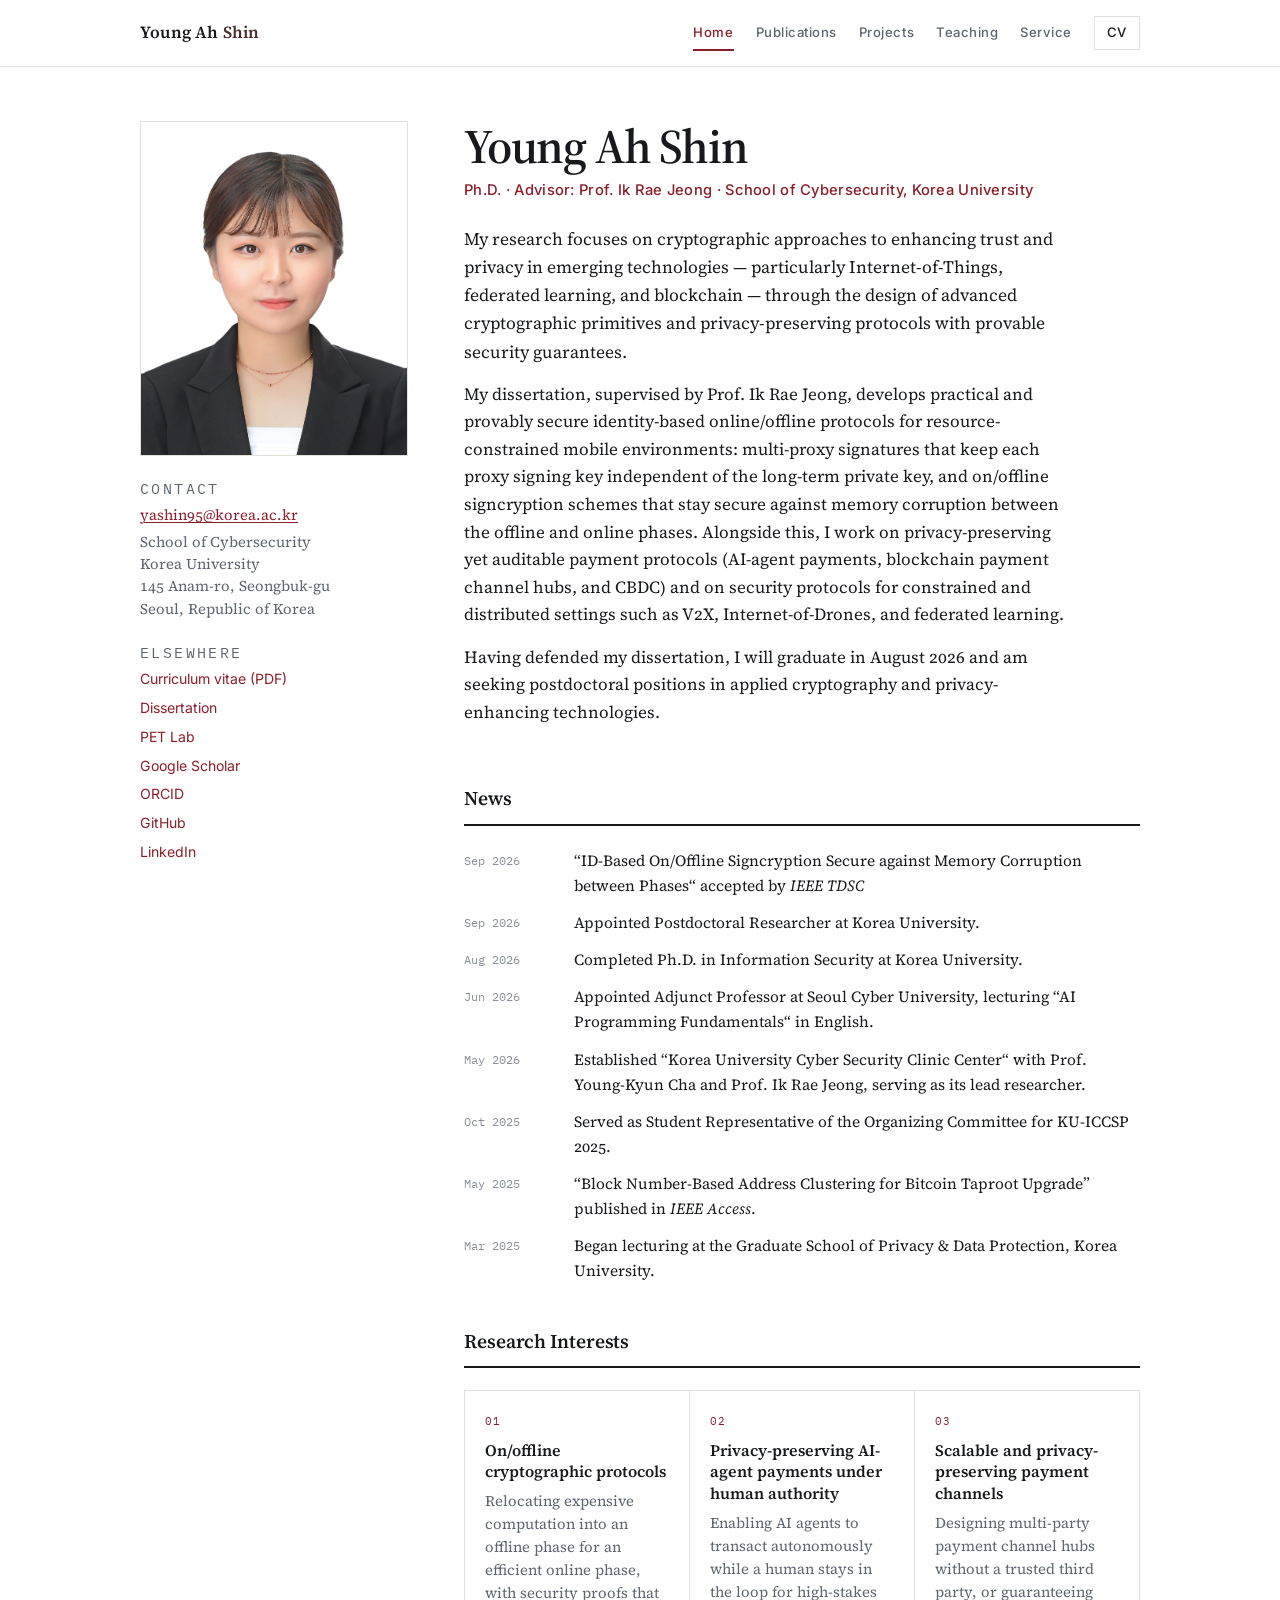
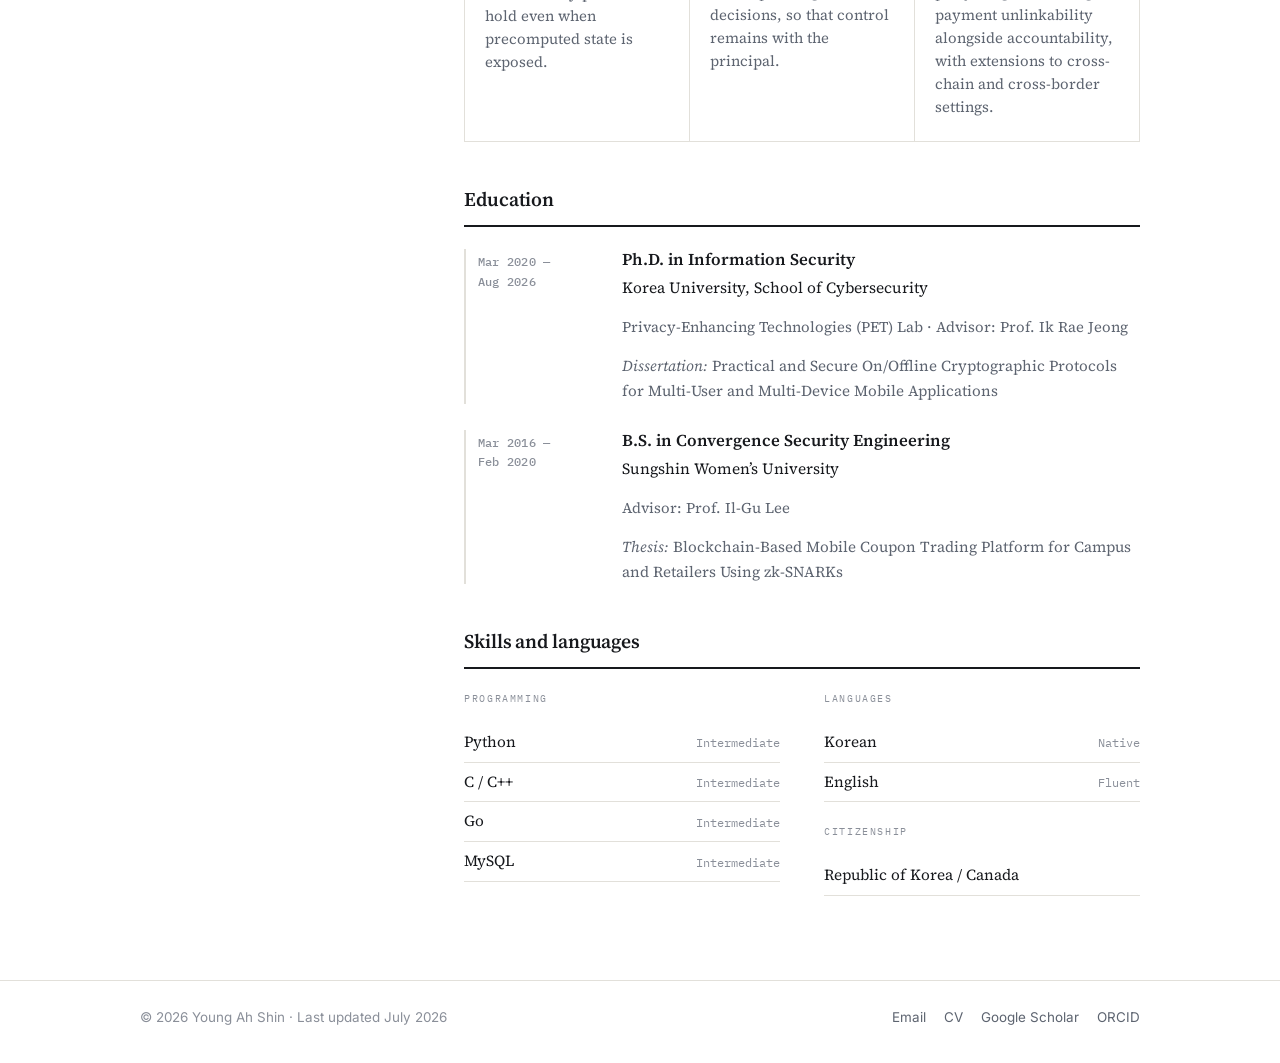
<file: index.html>
<!DOCTYPE html>
<html lang="en">

<head>
  <meta charset="UTF-8">
  <meta name="viewport" content="width=device-width, initial-scale=1.0">
  <title>Young Ah Shin — Applied Cryptography, Security and Privacy</title>
  <meta name="description"
    content="Young Ah Shin is a Ph.D. candidate at the School of Cybersecurity, Korea University, working on identity-based signatures, online/offline cryptographic protocols, and privacy-preserving blockchain payments.">
  <meta name="author" content="Young Ah Shin">
  <meta property="og:title" content="Young Ah Shin">
  <meta property="og:description"
    content="Applied cryptography, provable security, and privacy-enhancing technologies.">
  <meta property="og:type" content="profile">
  <link rel="preconnect" href="https://fonts.googleapis.com">
  <link rel="preconnect" href="https://fonts.gstatic.com" crossorigin>
  <link
    href="https://fonts.googleapis.com/css2?family=IBM+Plex+Mono:wght@400;500&family=Inter:wght@400;500;600&family=Source+Serif+4:ital,opsz,wght@0,8..60,400;0,8..60,600;1,8..60,400&display=swap"
    rel="stylesheet">
  <link rel="stylesheet" href="styles.css">
</head>

<body>
  <a class="skip" href="#main">Skip to content</a>

  <header class="site-header">
    <nav class="wrap nav" aria-label="Main">
      <a class="brand" href="index.html">Young Ah <span>Shin</span></a>
      <div class="nav-links">
        <a class="active" href="index.html">Home</a>
        <!-- <a href="research.html">Research</a> -->
        <a href="publications.html">Publications</a>
        <a href="projects.html">Projects</a>
        <a href="teaching.html">Teaching</a>
        <a href="service.html">Service</a>
        <a class="cv-link" href="Shin_CV_Fulbright_090826.pdf" target="_blank" rel="noopener">CV</a>
      </div>
    </nav>
  </header>

  <main id="main">
    <div class="wrap page">

      <div class="home-grid">

        <aside class="side">
          <div class="portrait">
            <img src="Shin.jpg" alt="Portrait of Young Ah Shin">
          </div>

          <div class="side-block">
            <p class="side-label">Contact</p>
            <p><a href="mailto:yashin95@korea.ac.kr">yashin95@korea.ac.kr</a></p>
            <p>School of Cybersecurity<br>Korea University<br>145 Anam-ro, Seongbuk-gu<br>Seoul, Republic of Korea</p>
          </div>

          <div class="side-block">
            <p class="side-label">Elsewhere</p>
            <div class="side-links">
              <a href="Shin_CV_Fulbright_090826.pdf" target="_blank" rel="noopener">Curriculum vitae (PDF)</a>
              <a href="https://dcollection.korea.ac.kr/srch/srchDetail/000000321469" target="_blank"
                rel="noopener">Dissertation </a>
              <a href="https://pet.korea.ac.kr/" target="_blank" rel="noopener">PET Lab</a>
              <a href="https://scholar.google.com/citations?user=QF94qp0AAAAJ&hl=en" target="_blank"
                rel="noopener">Google Scholar</a>
              <a href="https://orcid.org/0000-0001-7969-7143" target="_blank" rel="noopener">ORCID</a>
              <a href="https://github.com/youngkorea" target="_blank" rel="noopener">GitHub</a>
              <a href="https://www.linkedin.com/in/young-95-korea/" target="_blank" rel="noopener">LinkedIn</a>
            </div>
          </div>
        </aside>

        <div class="intro">
          <h1>Young Ah Shin</h1>
          <p class="role">Ph.D. · Advisor: Prof. Ik Rae Jeong · School of Cybersecurity, Korea University</p>

          <p class="lead">
            My research focuses on cryptographic approaches to enhancing trust and privacy in emerging technologies —
            particularly Internet-of-Things, federated learning, and blockchain — through the design of advanced
            cryptographic primitives and privacy-preserving protocols with provable security guarantees.
            <!--I design cryptographic primitives and protocols that keep systems trustworthy when
        the devices running them are weak, mobile, or partly compromised — and I prove that
        they hold.-->
          </p>

          <p>
            My dissertation, supervised by Prof. Ik Rae Jeong, develops practical and provably
            secure identity-based online/offline protocols for resource-constrained mobile
            environments: multi-proxy signatures that keep each proxy signing key independent
            of the long-term private key, and on/offline signcryption schemes that stay secure against
            memory corruption between the offline and online phases. Alongside this, I work on privacy-preserving yet
            auditable payment protocols (AI-agent payments, blockchain payment channel hubs, and CBDC) and on security
            protocols
            for constrained and distributed settings such as V2X, Internet-of-Drones, and federated learning.
          </p>

          <p>
            Having defended my dissertation, I will graduate in August 2026 and am seeking postdoctoral positions in
            applied cryptography and privacy-enhancing technologies.
          </p>

          <section class="section">
            <h2 class="section-title">News</h2>
            <ul class="news">
              <li><time datetime="2026-09">Sep 2026</time><span> &ldquo;ID-Based On/Offline Signcryption Secure against
                  Memory Corruption between Phases&ldquo; accepted by <em>IEEE TDSC</em></span></li>
              <li><time datetime="2026-09">Sep 2026</time><span>Appointed Postdoctoral Researcher at Korea
                  University.</span></li>
              <li><time datetime="2026-08">Aug 2026</time><span>Completed Ph.D. in Information Security at Korea
                  University.</span></li>
              <li><time datetime="2026-06">Jun 2026</time><span>Appointed Adjunct Professor at Seoul Cyber University,
                  lecturing &ldquo;AI Programming Fundamentals&ldquo; in English.</span></li>
              <li><time datetime="2026-05">May 2026</time><span>Established &ldquo;Korea University Cyber Security
                  Clinic Center&ldquo; with Prof. Young-Kyun Cha and Prof. Ik Rae Jeong, serving as its lead
                  researcher.</span></li>
              <li><time datetime="2025-10">Oct 2025</time><span>Served as Student Representative of the Organizing
                  Committee for KU-ICCSP 2025.</span></li>
              <li><time datetime="2025-05">May 2025</time><span>&ldquo;Block Number-Based Address Clustering for Bitcoin
                  Taproot Upgrade&rdquo; published in <em>IEEE Access</em>.</span></li>
              <li><time datetime="2025-03">Mar 2025</time><span>Began lecturing at the Graduate School of Privacy &amp;
                  Data Protection, Korea University.</span></li>
            </ul>
          </section>
          <section class="section">
            <h2 class="section-title">Research Interests</h2>
            <div class="cards">
              <article class="card">
                <span class="num">01</span>
                <h3>On/offline cryptographic protocols</h3>
                <p>Relocating expensive computation into an offline phase for an efficient online phase, with security
                  proofs that hold even when precomputed state is exposed.</p>
              </article>
              <article class="card">
                <span class="num">02</span>
                <h3>Privacy-preserving AI-agent payments under human authority</h3>
                <p>Enabling AI agents to transact autonomously while a human stays in the loop for high-stakes
                  decisions, so that control remains with the principal.</p>
              </article>
              <article class="card">
                <span class="num">03</span>
                <h3>Scalable and privacy-preserving payment channels</h3>
                <p>Designing multi-party payment channel hubs without a trusted third party, or guaranteeing payment
                  unlinkability alongside accountability, with extensions to cross-chain and cross-border settings.</p>
              </article>
            </div>
          </section>
          <!--
          <article class="card">
            <span class="num">01</span>
            <h3>Online/offline cryptographic protocols</h3>
            <p>Signatures and signcryption for mobile, multi-user, and multi-device settings, with security proofs that account for state exposure between phases.</p>
          </article>
          <article class="card">
            <span class="num">02</span>
            <h3>Private and auditable payments</h3>
            <p>Payment channel hubs and CBDC designs that reconcile transaction privacy with fine-grained, regulation-compliant auditability.</p>
          </article>
          <article class="card">
            <span class="num">03</span>
            <h3>Autonomous-agent transactions</h3>
            <p>Cryptographic authorization, user pre-approval, and selective disclosure for accountable payments between autonomous AI agents.</p>
          </article>
        -->

          <section class="section">
            <h2 class="section-title">Education</h2>
            <div class="rail-list">
              <article class="rail-item">
                <div class="rail-key">Mar 2020 —<br>Aug 2026</div>
                <div class="rail-body">
                  <h3>Ph.D. in Information Security</h3>
                  <p class="org">Korea University, School of Cybersecurity</p>
                  <p class="meta">Privacy-Enhancing Technologies (PET) Lab · Advisor: Prof. Ik Rae Jeong</p>
                  <p class="note"><em>Dissertation:</em> Practical and Secure On/Offline Cryptographic Protocols for
                    Multi-User and Multi-Device Mobile Applications</p>
                </div>
              </article>
              <article class="rail-item">
                <div class="rail-key">Mar 2016 —<br>Feb 2020</div>
                <div class="rail-body">
                  <h3>B.S. in Convergence Security Engineering</h3>
                  <p class="org">Sungshin Women&rsquo;s University</p>
                  <p class="meta">Advisor: Prof. Il-Gu Lee</p>
                  <p class="note"><em>Thesis:</em> Blockchain-Based Mobile Coupon Trading Platform for Campus and
                    Retailers Using zk-SNARKs</p>
                </div>
              </article>
            </div>
          </section>

          <section class="section">
            <h2 class="section-title">Skills and languages</h2>
            <div class="split">
              <div>
                <p class="side-label">Programming</p>
                <ul class="plain">
                  <li>Python <span>Intermediate</span></li>
                  <li>C / C++ <span>Intermediate</span></li>
                  <li>Go <span>Intermediate</span></li>
                  <li>MySQL <span>Intermediate</span></li>
                </ul>
              </div>
              <div>
                <p class="side-label">Languages</p>
                <ul class="plain">
                  <li>Korean <span>Native</span></li>
                  <li>English <span>Fluent</span></li>
                </ul>
                <p class="side-label" style="margin-top:22px">Citizenship</p>
                <ul class="plain">
                  <li>Republic of Korea / Canada</li>
                </ul>
              </div>
            </div>
            <!--
        <div class="callout">
          <p>References are available on request.</p>
        </div>
        -->
          </section>

        </div>
      </div>

    </div>
  </main>

  <footer>
    <div class="wrap footer-row">
      <span>© 2026 Young Ah Shin · Last updated July 2026</span>
      <div class="footer-links">
        <a href="mailto:yashin95@korea.ac.kr">Email</a>
        <a href="Shin_CV_Fulbright_090826.pdf" target="_blank" rel="noopener">CV</a>
        <a href="https://scholar.google.com/citations?user=QF94qp0AAAAJ&hl=en" target="_blank" rel="noopener">Google
          Scholar</a>
        <a href="https://orcid.org/0000-0001-7969-7143" target="_blank" rel="noopener">ORCID</a>
      </div>
    </div>
  </footer>
</body>

</html>
</file>
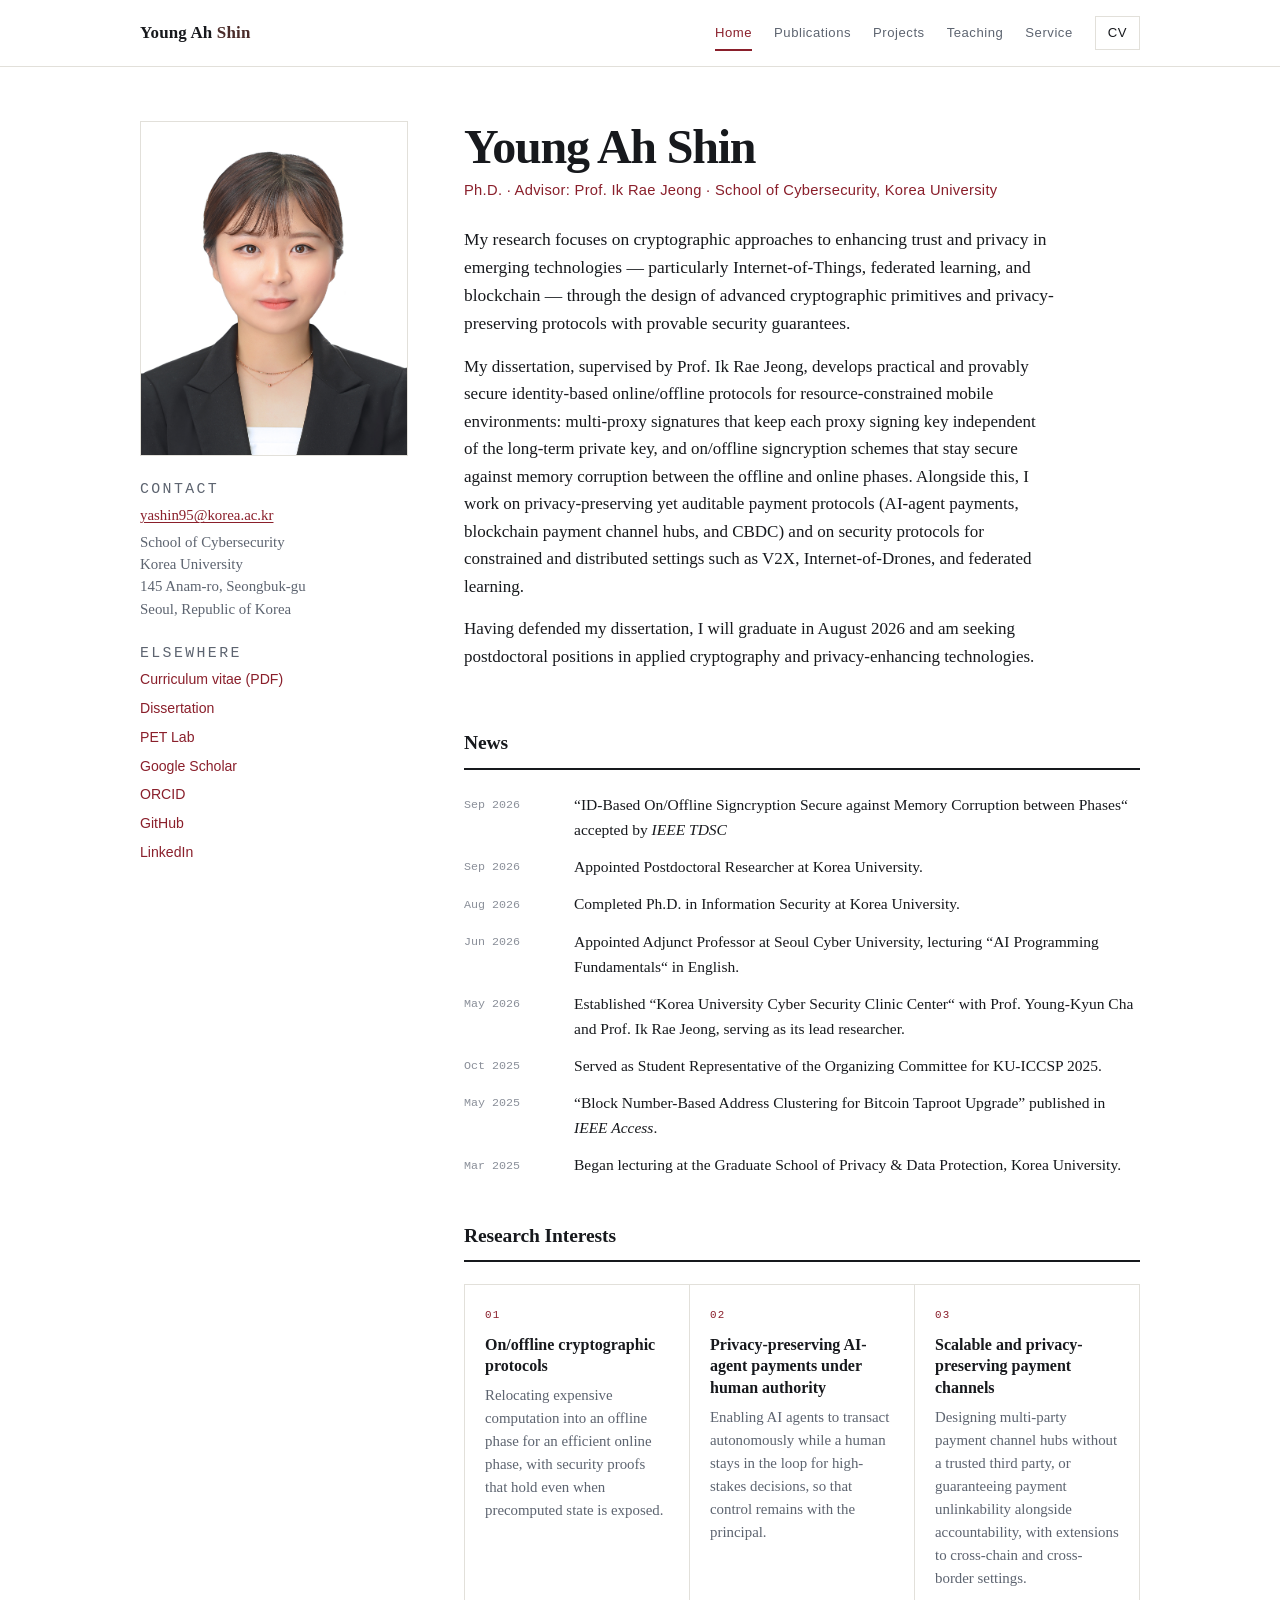
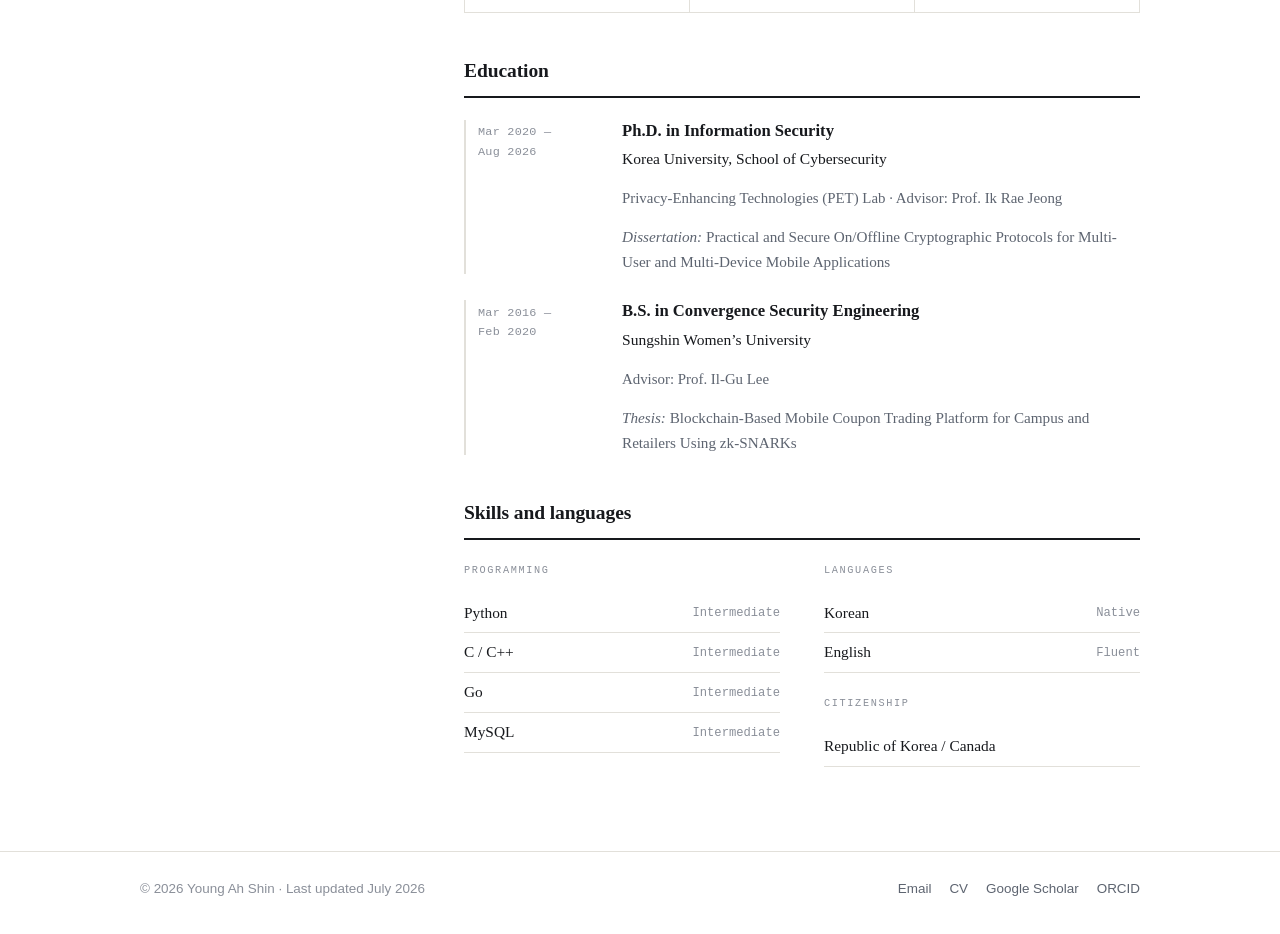
<file: about.html>
<!DOCTYPE html>
<html lang="en">
<head>
<meta charset="UTF-8">
<title>Redirecting | Young Ah Shin</title>
<meta http-equiv="refresh" content="0; url=index.html">
<link rel="canonical" href="index.html">
<meta name="robots" content="noindex">
</head>
<body>
<p>This page has moved. <a href="index.html">Continue to the homepage</a>.</p>
</body>
</html>
</file>
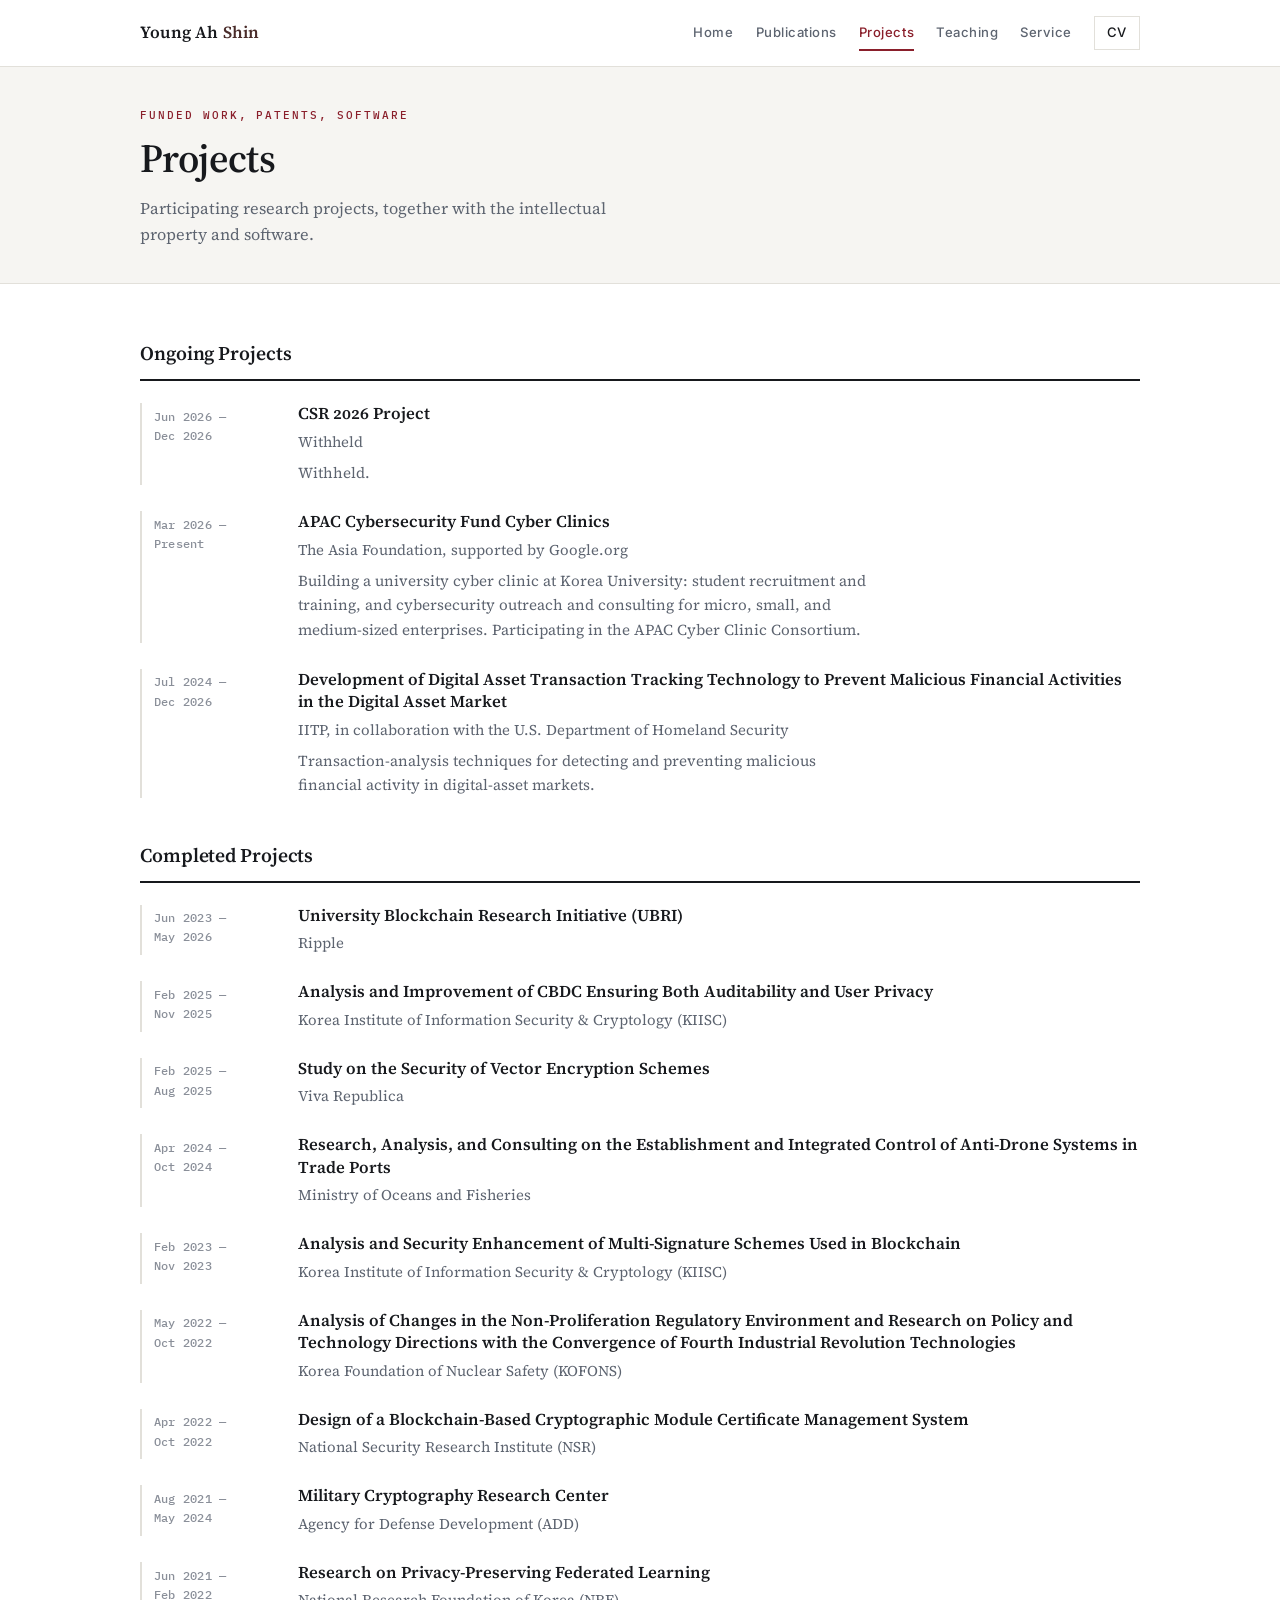
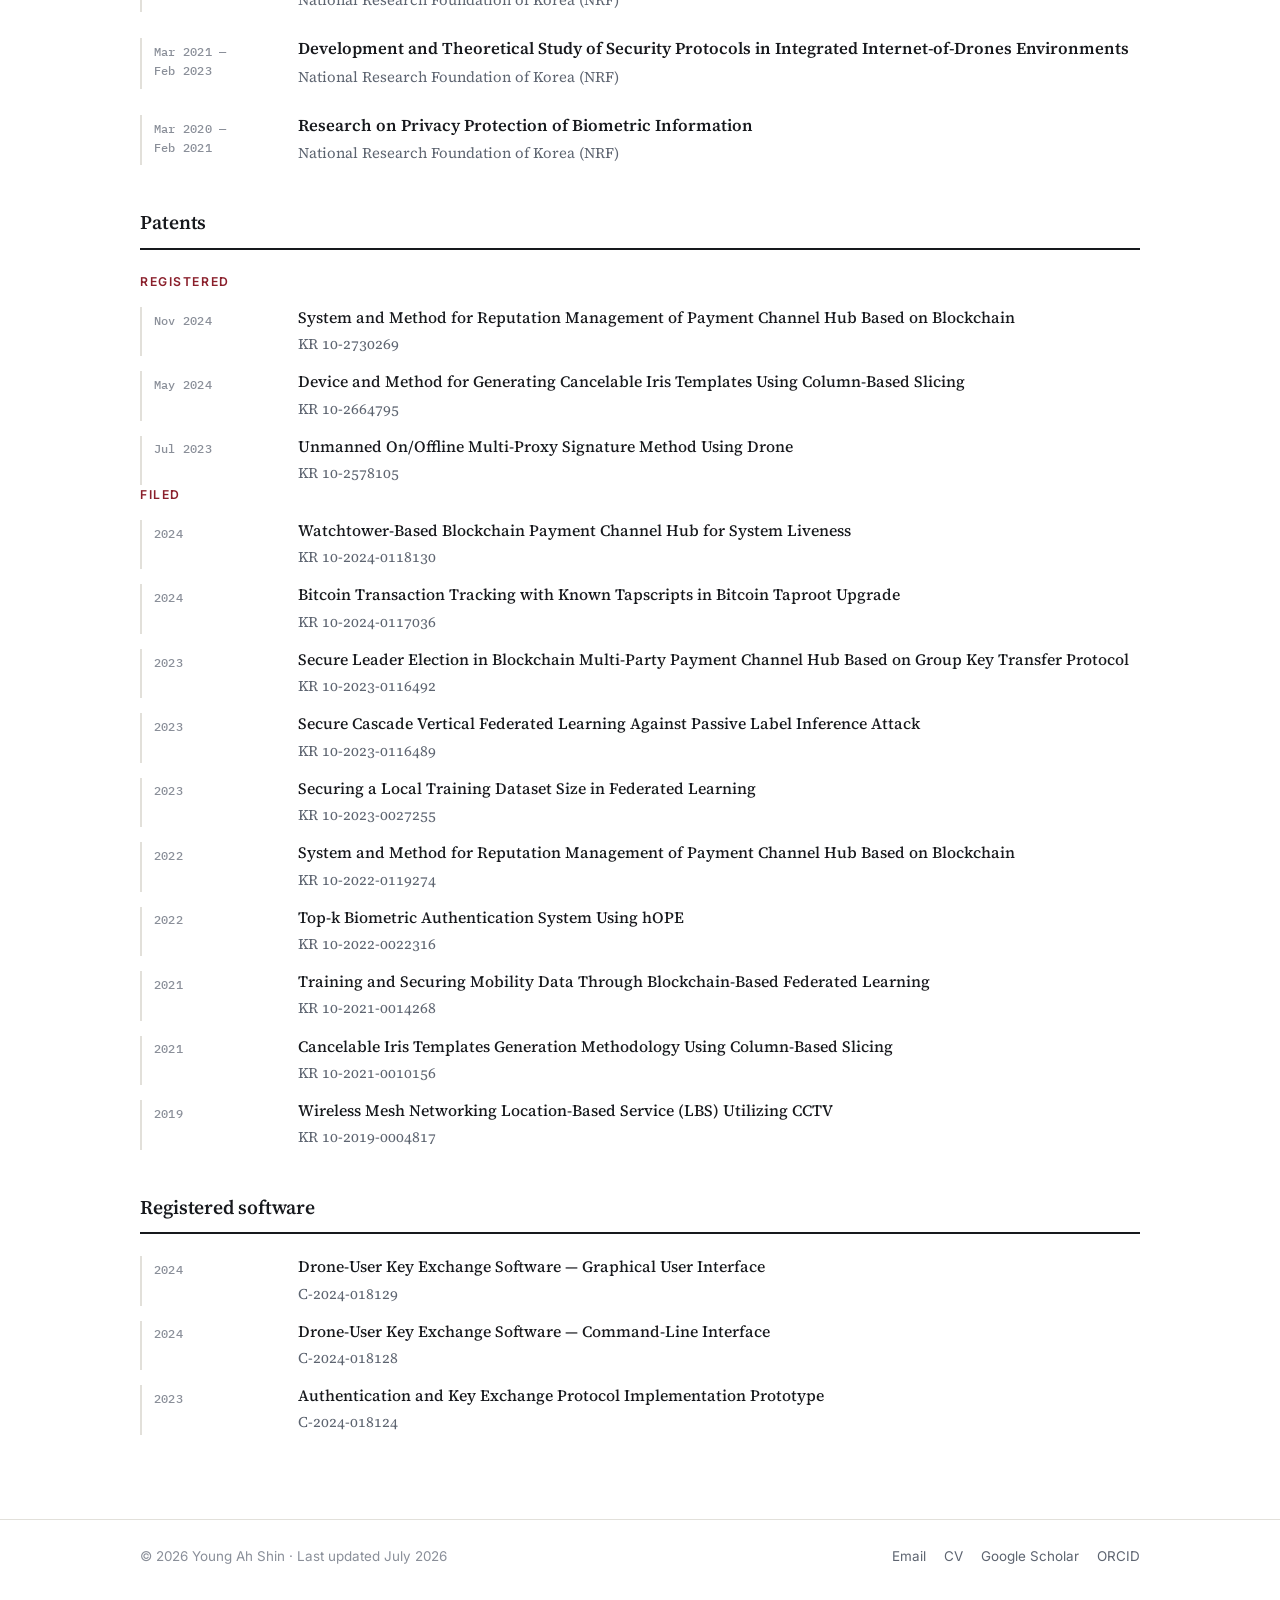
<file: projects.html>
<!DOCTYPE html>
<html lang="en">
<head>
<meta charset="UTF-8">
<meta name="viewport" content="width=device-width, initial-scale=1.0">
<title>Projects | Young Ah Shin</title>
<meta name="description" content="Funded research projects, patents, and registered software of Young Ah Shin.">
<link rel="preconnect" href="https://fonts.googleapis.com">
<link rel="preconnect" href="https://fonts.gstatic.com" crossorigin>
<link href="https://fonts.googleapis.com/css2?family=IBM+Plex+Mono:wght@400;500&family=Inter:wght@400;500;600&family=Source+Serif+4:ital,opsz,wght@0,8..60,400;0,8..60,600;1,8..60,400&display=swap" rel="stylesheet">
<link rel="stylesheet" href="styles.css">
</head>
<body>
<a class="skip" href="#main">Skip to content</a>

<header class="site-header">
  <nav class="wrap nav" aria-label="Main">
    <a class="brand" href="index.html">Young Ah <span>Shin</span></a>
    <div class="nav-links">
      <a href="index.html">Home</a>
      <!--<a href="research.html">Research</a>-->
      <a href="publications.html">Publications</a>
      <a class="active" href="projects.html">Projects</a>
      <a href="teaching.html">Teaching</a>
      <a href="service.html">Service</a>
      <a class="cv-link" href="Shin_CV_Fulbright_090826.pdf" target="_blank" rel="noopener">CV</a>
    </div>
  </nav>
</header>

<div class="banner">
  <div class="wrap">
    <p class="eyebrow">Funded work, patents, software</p>
    <h1>Projects</h1>
    <p class="lede">
      Participating research projects, together with the intellectual property and software.
    </p>
  </div>
</div>

<main id="main">
<div class="wrap page">

  <section class="section">
    <h2 class="section-title">Ongoing Projects</h2>
    <div class="rail-list">

      <article class="rail-item">
        <div class="rail-key">Jun 2026 —<br>Dec 2026</div>
        <div class="rail-body">
          <h3>CSR 2026 Project</h3>
          <p class="meta">Withheld</p>
          <p class="note">
            Withheld.
          </p>
        </div>
      </article>

      <article class="rail-item">
        <div class="rail-key">Mar 2026 —<br>Present</div>
        <div class="rail-body">
          <h3>APAC Cybersecurity Fund Cyber Clinics</h3>
          <p class="meta">The Asia Foundation, supported by Google.org</p>
          <p class="note">
            Building a university cyber clinic at Korea University: student recruitment and training, and cybersecurity outreach and consulting for micro, small, and medium-sized enterprises. Participating in the APAC Cyber Clinic Consortium.
          </p>
        </div>
      </article>

      <article class="rail-item">
        <div class="rail-key">Jul 2024 —<br>Dec 2026</div>
        <div class="rail-body">
          <h3>Development of Digital Asset Transaction Tracking Technology to Prevent Malicious Financial Activities in the Digital Asset Market</h3>
          <p class="meta">IITP, in collaboration with the U.S. Department of Homeland Security</p>
          <p class="note">
            Transaction-analysis techniques for detecting and preventing malicious financial
            activity in digital-asset markets.
          </p>
        </div>
      </article>
    </div>
  </section>

  <section class="section">
    <h2 class="section-title">Completed Projects</h2>
    <div class="rail-list">

      <article class="rail-item">
        <div class="rail-key">Jun 2023 —<br>May 2026</div>
        <div class="rail-body">
          <h3>University Blockchain Research Initiative (UBRI)</h3>
          <p class="meta">Ripple</p>
          <!--<p class="note">
            Blockchain-security research under a UBRI grant, operation of a Ripple validator
            node, management of the Blockchain Security Research Center at Korea University,
            and participation in the XRP Ledger ecosystem including APEX 2025.
          </p>-->
        </div>
      </article>

      <article class="rail-item">
        <div class="rail-key">Feb 2025 —<br>Nov 2025</div>
        <div class="rail-body">
          <h3>Analysis and Improvement of CBDC Ensuring Both Auditability and User Privacy</h3>
          <p class="meta">Korea Institute of Information Security &amp; Cryptology (KIISC)</p>
        </div>
      </article>

      <article class="rail-item">
        <div class="rail-key">Feb 2025 —<br>Aug 2025</div>
        <div class="rail-body">
          <h3>Study on the Security of Vector Encryption Schemes</h3>
          <p class="meta">Viva Republica</p>
        </div>
      </article>

      <article class="rail-item">
        <div class="rail-key">Apr 2024 —<br>Oct 2024</div>
        <div class="rail-body">
          <h3>Research, Analysis, and Consulting on the Establishment and Integrated Control of Anti-Drone Systems in Trade Ports</h3>
          <p class="meta">Ministry of Oceans and Fisheries</p>
        </div>
      </article>

      <article class="rail-item">
        <div class="rail-key">Feb 2023 —<br>Nov 2023</div>
        <div class="rail-body">
          <h3>Analysis and Security Enhancement of Multi-Signature Schemes Used in Blockchain</h3>
          <p class="meta">Korea Institute of Information Security &amp; Cryptology (KIISC)</p>
        </div>
      </article>

      <article class="rail-item">
        <div class="rail-key">May 2022 —<br>Oct 2022</div>
        <div class="rail-body">
          <h3>Analysis of Changes in the Non-Proliferation Regulatory Environment and Research on Policy and Technology Directions with the Convergence of Fourth Industrial Revolution Technologies</h3>
          <p class="meta">Korea Foundation of Nuclear Safety (KOFONS)</p>
        </div>
      </article>

      <article class="rail-item">
        <div class="rail-key">Apr 2022 —<br>Oct 2022</div>
        <div class="rail-body">
          <h3>Design of a Blockchain-Based Cryptographic Module Certificate Management System</h3>
          <p class="meta">National Security Research Institute (NSR)</p>
        </div>
      </article>

      <article class="rail-item">
        <div class="rail-key">Aug 2021 —<br>May 2024</div>
        <div class="rail-body">
          <h3>Military Cryptography Research Center</h3>
          <p class="meta">Agency for Defense Development (ADD)</p>
        </div>
      </article>

      <article class="rail-item">
        <div class="rail-key">Jun 2021 —<br>Feb 2022</div>
        <div class="rail-body">
          <h3>Research on Privacy-Preserving Federated Learning</h3>
          <p class="meta">National Research Foundation of Korea (NRF)</p>
        </div>
      </article>

      <article class="rail-item">
        <div class="rail-key">Mar 2021 —<br>Feb 2023</div>
        <div class="rail-body">
          <h3>Development and Theoretical Study of Security Protocols in Integrated Internet-of-Drones Environments</h3>
          <p class="meta">National Research Foundation of Korea (NRF)</p>
        </div>
      </article>

      <article class="rail-item">
        <div class="rail-key">Mar 2020 —<br>Feb 2021</div>
        <div class="rail-body">
          <h3>Research on Privacy Protection of Biometric Information</h3>
          <p class="meta">National Research Foundation of Korea (NRF)</p>
        </div>
      </article>

    </div>
  </section>

  <section class="section">
    <h2 class="section-title">Patents</h2>

    <p class="section-sub">Registered</p>
    <div class="rail-list tight">
      <article class="rail-item">
        <div class="rail-key">Nov 2024</div>
        <div class="rail-body">
          <h3>System and Method for Reputation Management of Payment Channel Hub Based on Blockchain</h3>
          <p class="meta">KR 10-2730269</p>
        </div>
      </article>
      <article class="rail-item">
        <div class="rail-key">May 2024</div>
        <div class="rail-body">
          <h3>Device and Method for Generating Cancelable Iris Templates Using Column-Based Slicing</h3>
          <p class="meta">KR 10-2664795</p>
        </div>
      </article>
      <article class="rail-item">
        <div class="rail-key">Jul 2023</div>
        <div class="rail-body">
          <h3>Unmanned On/Offline Multi-Proxy Signature Method Using Drone</h3>
          <p class="meta">KR 10-2578105</p>
        </div>
      </article>
    </div>

    <p class="section-sub">Filed</p>
    <div class="rail-list tight">
      <article class="rail-item">
        <div class="rail-key">2024</div>
        <div class="rail-body">
          <h3>Watchtower-Based Blockchain Payment Channel Hub for System Liveness</h3>
          <p class="meta">KR 10-2024-0118130</p>
        </div>
      </article>
      <article class="rail-item">
        <div class="rail-key">2024</div>
        <div class="rail-body">
          <h3>Bitcoin Transaction Tracking with Known Tapscripts in Bitcoin Taproot Upgrade</h3>
          <p class="meta">KR 10-2024-0117036</p>
        </div>
      </article>
      <article class="rail-item">
        <div class="rail-key">2023</div>
        <div class="rail-body">
          <h3>Secure Leader Election in Blockchain Multi-Party Payment Channel Hub Based on Group Key Transfer Protocol</h3>
          <p class="meta">KR 10-2023-0116492</p>
        </div>
      </article>
      <article class="rail-item">
        <div class="rail-key">2023</div>
        <div class="rail-body">
          <h3>Secure Cascade Vertical Federated Learning Against Passive Label Inference Attack</h3>
          <p class="meta">KR 10-2023-0116489</p>
        </div>
      </article>
      <article class="rail-item">
        <div class="rail-key">2023</div>
        <div class="rail-body">
          <h3>Securing a Local Training Dataset Size in Federated Learning</h3>
          <p class="meta">KR 10-2023-0027255</p>
        </div>
      </article>
      <article class="rail-item">
        <div class="rail-key">2022</div>
        <div class="rail-body">
          <h3>System and Method for Reputation Management of Payment Channel Hub Based on Blockchain</h3>
          <p class="meta">KR 10-2022-0119274</p>
        </div>
      </article>
      <article class="rail-item">
        <div class="rail-key">2022</div>
        <div class="rail-body">
          <h3>Top-k Biometric Authentication System Using hOPE</h3>
          <p class="meta">KR 10-2022-0022316</p>
        </div>
      </article>
      <article class="rail-item">
        <div class="rail-key">2021</div>
        <div class="rail-body">
          <h3>Training and Securing Mobility Data Through Blockchain-Based Federated Learning</h3>
          <p class="meta">KR 10-2021-0014268</p>
        </div>
      </article>
      <article class="rail-item">
        <div class="rail-key">2021</div>
        <div class="rail-body">
          <h3>Cancelable Iris Templates Generation Methodology Using Column-Based Slicing</h3>
          <p class="meta">KR 10-2021-0010156</p>
        </div>
      </article>
      <article class="rail-item">
        <div class="rail-key">2019</div>
        <div class="rail-body">
          <h3>Wireless Mesh Networking Location-Based Service (LBS) Utilizing CCTV</h3>
          <p class="meta">KR 10-2019-0004817</p>
        </div>
      </article>
    </div>
  </section>

  <section class="section">
    <h2 class="section-title">Registered software</h2>
    <div class="rail-list tight">
      <article class="rail-item">
        <div class="rail-key">2024</div>
        <div class="rail-body">
          <h3>Drone-User Key Exchange Software — Graphical User Interface</h3>
          <p class="meta">C-2024-018129</p>
        </div>
      </article>
      <article class="rail-item">
        <div class="rail-key">2024</div>
        <div class="rail-body">
          <h3>Drone-User Key Exchange Software — Command-Line Interface</h3>
          <p class="meta">C-2024-018128</p>
        </div>
      </article>
      <article class="rail-item">
        <div class="rail-key">2023</div>
        <div class="rail-body">
          <h3>Authentication and Key Exchange Protocol Implementation Prototype</h3>
          <p class="meta">C-2024-018124</p>
        </div>
      </article>
    </div>
  </section>

</div>
</main>

<footer>
  <div class="wrap footer-row">
    <span>© 2026 Young Ah Shin · Last updated July 2026</span>
    <div class="footer-links">
      <a href="mailto:yashin95@korea.ac.kr">Email</a>
      <a href="Shin_CV_Jun2026.pdf" target="_blank" rel="noopener">CV</a>
      <a href="https://scholar.google.com/citations?user=QF94qp0AAAAJ&hl=en" target="_blank" rel="noopener">Google Scholar</a>
      <a href="https://orcid.org/0000-0001-7969-7143" target="_blank" rel="noopener">ORCID</a>
    </div>
  </div>
</footer>
</body>
</html>
</file>
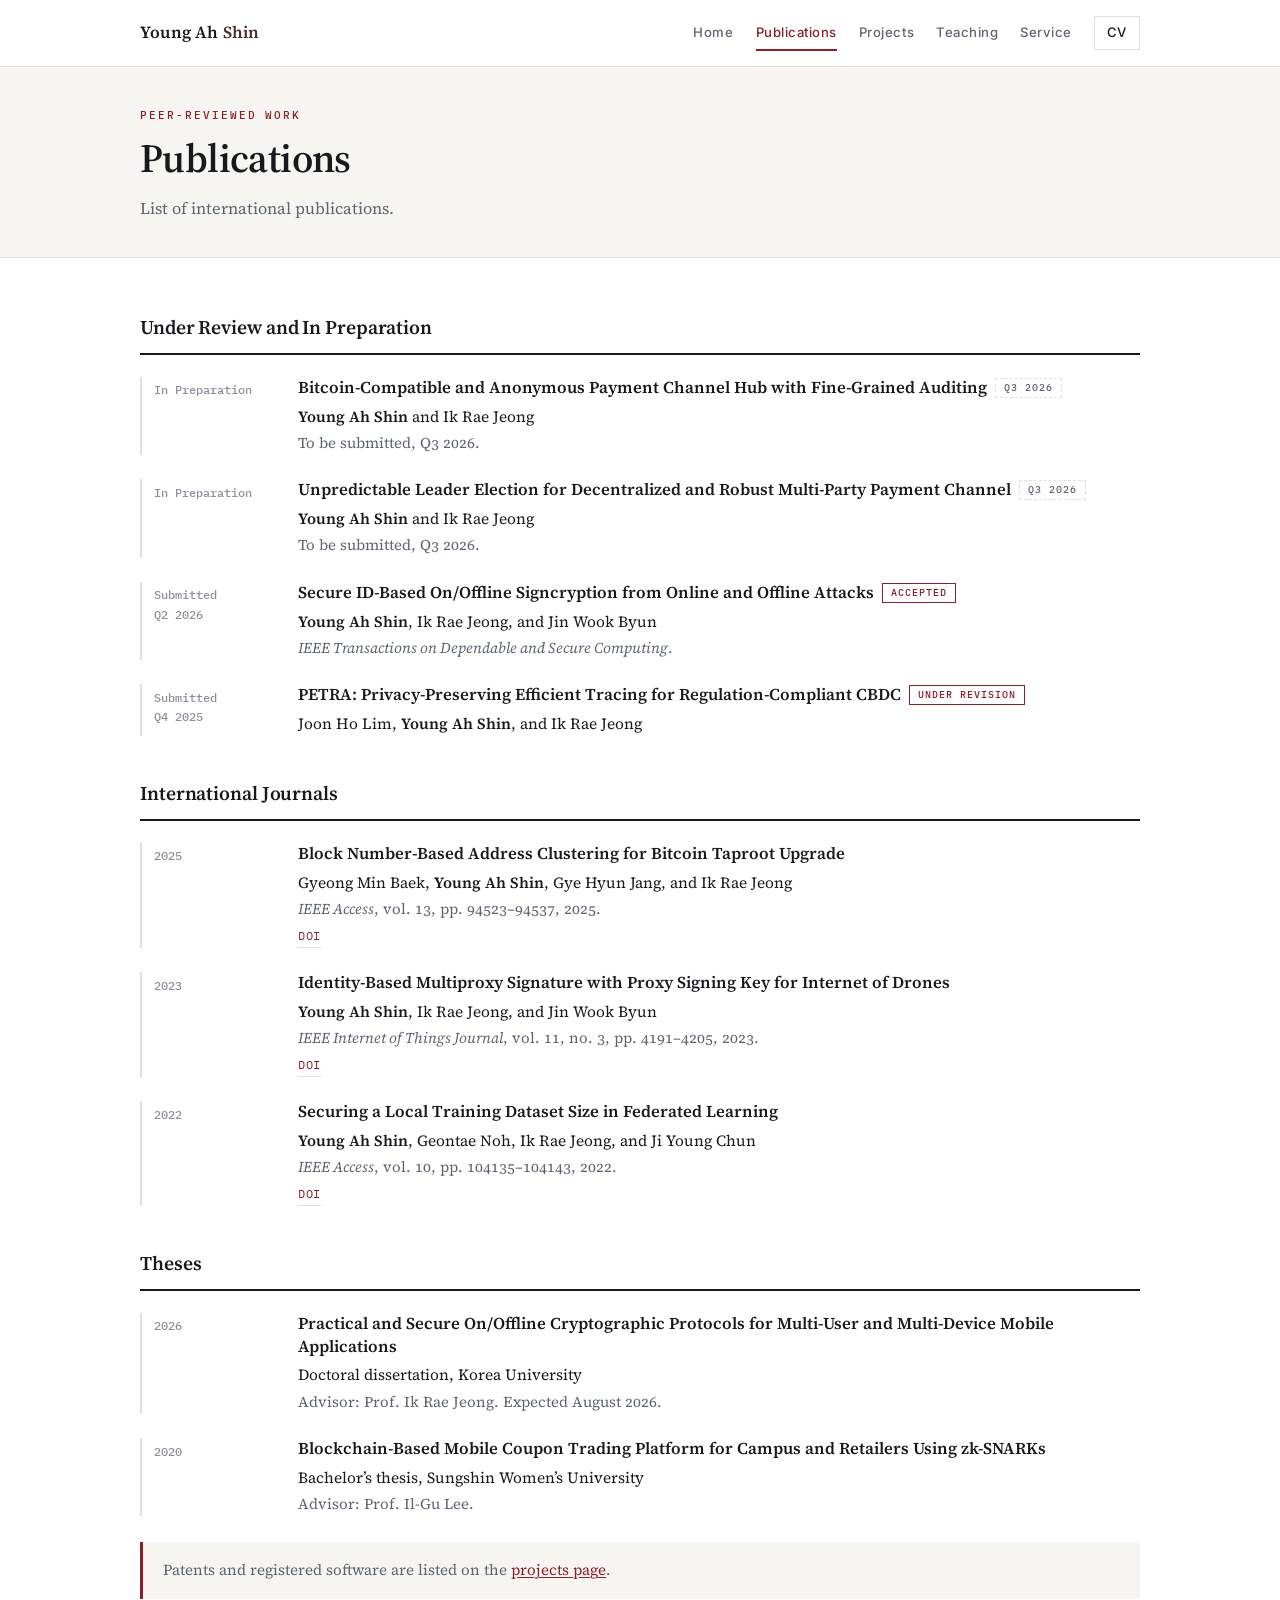
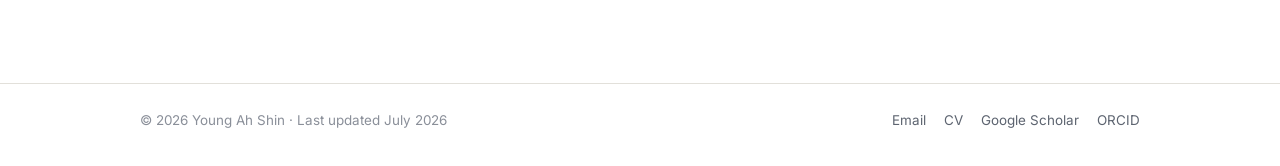
<file: publications.html>
<!DOCTYPE html>
<html lang="en">

<head>
  <meta charset="UTF-8">
  <meta name="viewport" content="width=device-width, initial-scale=1.0">
  <title>Publications | Young Ah Shin</title>
  <meta name="description" content="Journal articles and manuscripts under review by Young Ah Shin.">
  <link rel="preconnect" href="https://fonts.googleapis.com">
  <link rel="preconnect" href="https://fonts.gstatic.com" crossorigin>
  <link
    href="https://fonts.googleapis.com/css2?family=IBM+Plex+Mono:wght@400;500&family=Inter:wght@400;500;600&family=Source+Serif+4:ital,opsz,wght@0,8..60,400;0,8..60,600;1,8..60,400&display=swap"
    rel="stylesheet">
  <link rel="stylesheet" href="styles.css">
</head>

<body>
  <a class="skip" href="#main">Skip to content</a>

  <header class="site-header">
    <nav class="wrap nav" aria-label="Main">
      <a class="brand" href="index.html">Young Ah <span>Shin</span></a>
      <div class="nav-links">
        <a href="index.html">Home</a>
        <!--<a href="research.html">Research</a>-->
        <a class="active" href="publications.html">Publications</a>
        <a href="projects.html">Projects</a>
        <a href="teaching.html">Teaching</a>
        <a href="service.html">Service</a>
        <a class="cv-link" href="Shin_CV_Fulbright_090826.pdf" target="_blank" rel="noopener">CV</a>
      </div>
    </nav>
  </header>

  <div class="banner">
    <div class="wrap">
      <p class="eyebrow">Peer-reviewed work</p>
      <h1>Publications</h1>
      <p class="lede">
        List of international publications.
      </p>
    </div>
  </div>

  <main id="main">
    <div class="wrap page">

      <section class="section">
        <h2 class="section-title">Under Review and In Preparation</h2>
        <ol class="pub-list">
          <li class="pub">
            <div class="pub-key">In Preparation</div>
            <div>
              <span class="pub-title">Bitcoin-Compatible and Anonymous Payment Channel Hub with Fine-Grained
                Auditing<span class="tag progress">Q3 2026</span></span>
              <span class="pub-authors"><strong>Young Ah Shin</strong> and Ik Rae Jeong</span>
              <span class="pub-venue">To be submitted, Q3 2026.</span>
            </div>
          </li>
          <li class="pub">
            <div class="pub-key">In Preparation</div>
            <div>
              <span class="pub-title">Unpredictable Leader Election for Decentralized and Robust Multi-Party Payment
                Channel<span class="tag progress">Q3 2026</span></span>
              <span class="pub-authors"><strong>Young Ah Shin</strong> and Ik Rae Jeong</span>
              <span class="pub-venue">To be submitted, Q3 2026.</span>
            </div>
          </li>
          <li class="pub">
            <div class="pub-key">Submitted<br>Q2 2026</div>
            <div>
              <span class="pub-title">Secure ID-Based On/Offline Signcryption from Online and Offline Attacks<span
                  class="tag review">ACCEPTED</span></span>
              <span class="pub-authors"><strong>Young Ah Shin</strong>, Ik Rae Jeong, and Jin Wook Byun</span>
              <span class="pub-venue"><em>IEEE Transactions on Dependable and Secure Computing</em>.</span>
            </div>
          </li>
          <li class="pub">
            <div class="pub-key">Submitted<br>Q4 2025</div>
            <div>
              <span class="pub-title">PETRA: Privacy-Preserving Efficient Tracing for Regulation-Compliant CBDC<span
                  class="tag review">Under revision</span></span>
              <span class="pub-authors">Joon Ho Lim, <strong>Young Ah Shin</strong>, and Ik Rae Jeong</span>
              <!--<span class="pub-venue"><em></em></span>-->
            </div>
          </li>
        </ol>
      </section>

      <section class="section">
        <h2 class="section-title">International Journals</h2>
        <ol class="pub-list">
          <li class="pub">
            <div class="pub-key">2025</div>
            <div>
              <span class="pub-title">Block Number-Based Address Clustering for Bitcoin Taproot Upgrade</span>
              <span class="pub-authors">Gyeong Min Baek, <strong>Young Ah Shin</strong>, Gye Hyun Jang, and Ik Rae
                Jeong</span>
              <span class="pub-venue"><em>IEEE Access</em>, vol. 13, pp. 94523&ndash;94537, 2025.</span>
              <span class="pub-links">
                <a href="https://doi.org/10.1109/ACCESS.2025.3570459" target="_blank" rel="noopener">DOI</a>
              </span>
            </div>
          </li>
          <li class="pub">
            <div class="pub-key">2023</div>
            <div>
              <span class="pub-title">Identity-Based Multiproxy Signature with Proxy Signing Key for Internet of
                Drones</span>
              <span class="pub-authors"><strong>Young Ah Shin</strong>, Ik Rae Jeong, and Jin Wook Byun</span>
              <span class="pub-venue"><em>IEEE Internet of Things Journal</em>, vol. 11, no. 3, pp. 4191&ndash;4205,
                2023.</span>
              <span class="pub-links">
                <a href="https://doi.org/10.1109/JIOT.2023.3300299" target="_blank" rel="noopener">DOI</a>
              </span>
            </div>
          </li>
          <li class="pub">
            <div class="pub-key">2022</div>
            <div>
              <span class="pub-title">Securing a Local Training Dataset Size in Federated Learning</span>
              <span class="pub-authors"><strong>Young Ah Shin</strong>, Geontae Noh, Ik Rae Jeong, and Ji Young
                Chun</span>
              <span class="pub-venue"><em>IEEE Access</em>, vol. 10, pp. 104135&ndash;104143, 2022.</span>
              <span class="pub-links">
                <a href="https://doi.org/10.1109/ACCESS.2022.3210702" target="_blank" rel="noopener">DOI</a>
              </span>
            </div>
          </li>
        </ol>
      </section>

      <section class="section">
        <h2 class="section-title">Theses</h2>
        <ol class="pub-list">
          <li class="pub">
            <div class="pub-key">2026</div>
            <div>
              <span class="pub-title">Practical and Secure On/Offline Cryptographic Protocols for Multi-User and
                Multi-Device Mobile Applications</span>
              <span class="pub-authors">Doctoral dissertation, Korea University</span>
              <span class="pub-venue">Advisor: Prof. Ik Rae Jeong. Expected August 2026.</span>
            </div>
          </li>
          <li class="pub">
            <div class="pub-key">2020</div>
            <div>
              <span class="pub-title">Blockchain-Based Mobile Coupon Trading Platform for Campus and Retailers Using
                zk-SNARKs</span>
              <span class="pub-authors">Bachelor&rsquo;s thesis, Sungshin Women&rsquo;s University</span>
              <span class="pub-venue">Advisor: Prof. Il-Gu Lee.</span>
            </div>
          </li>
        </ol>
        <div class="callout">
          <p>Patents and registered software are listed on the <a href="projects.html">projects page</a>.</p>
        </div>
      </section>

    </div>
  </main>

  <footer>
    <div class="wrap footer-row">
      <span>© 2026 Young Ah Shin · Last updated July 2026</span>
      <div class="footer-links">
        <a href="mailto:yashin95@korea.ac.kr">Email</a>
        <a href="Shin_CV_Fulbright_090826.pdf" target="_blank" rel="noopener">CV</a>
        <a href="https://scholar.google.com/citations?user=QF94qp0AAAAJ&hl=en" target="_blank" rel="noopener">Google
          Scholar</a>
        <a href="https://orcid.org/0000-0001-7969-7143" target="_blank" rel="noopener">ORCID</a>
      </div>
    </div>
  </footer>
</body>

</html>
</file>
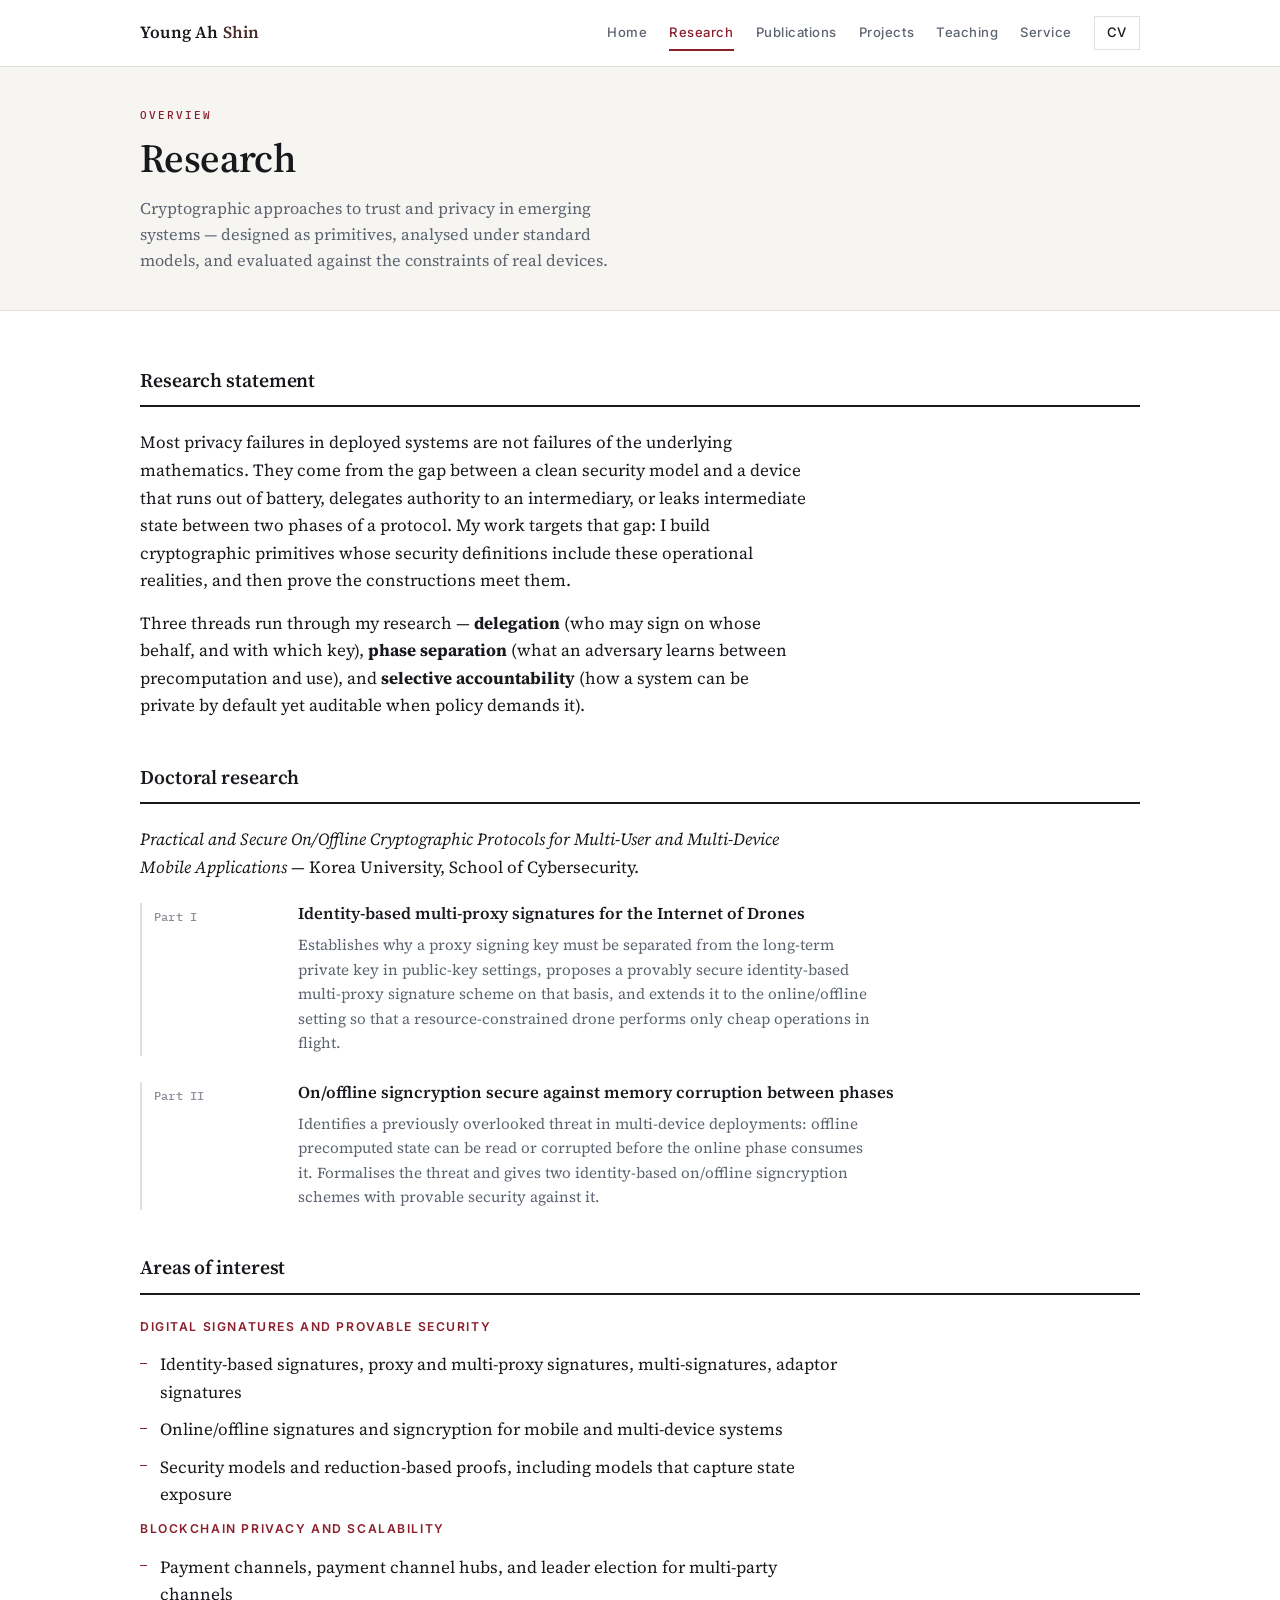
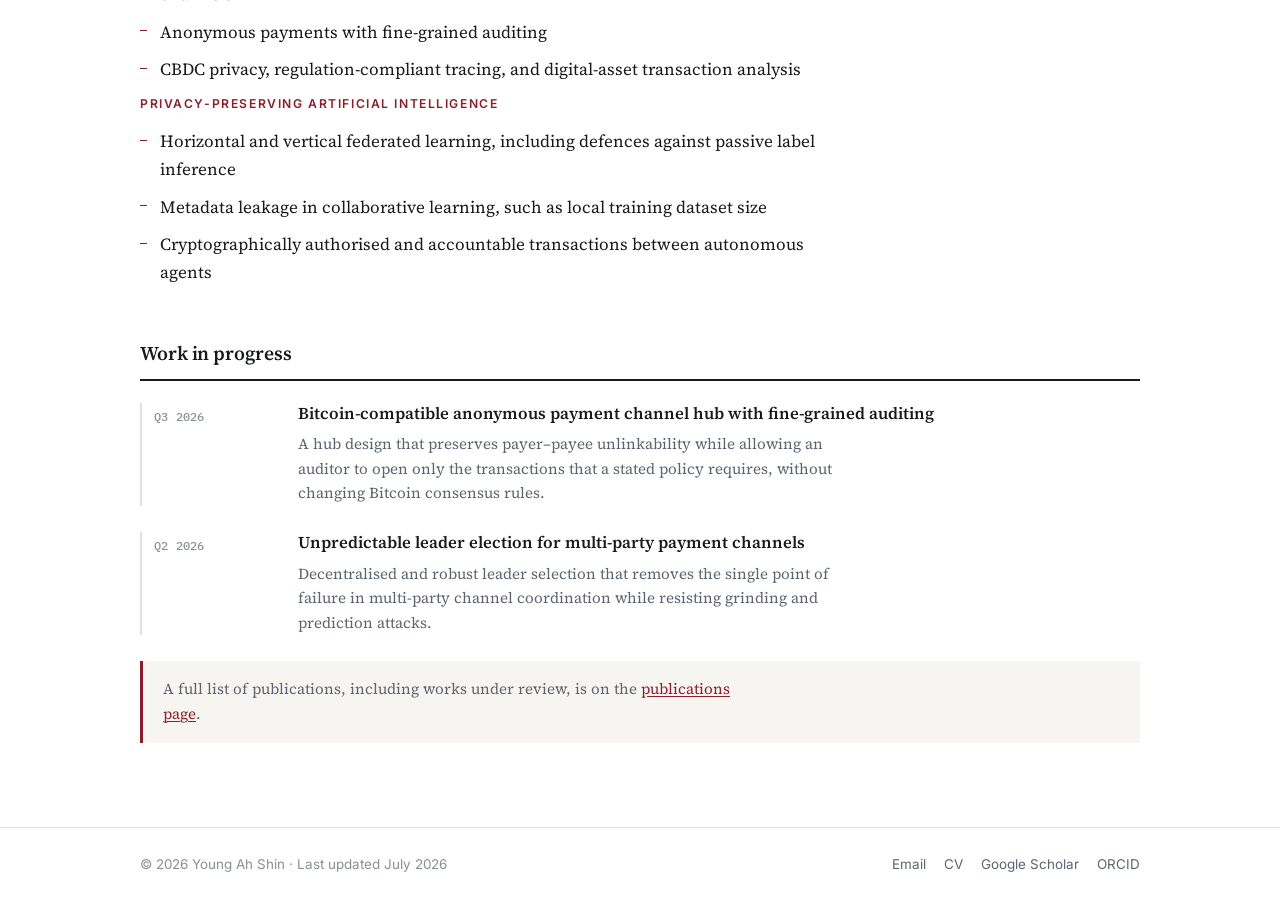
<file: research.html>
<!DOCTYPE html>
<html lang="en">
<head>
<meta charset="UTF-8">
<meta name="viewport" content="width=device-width, initial-scale=1.0">
<title>Research | Young Ah Shin</title>
<meta name="description" content="Research on identity-based signatures, online/offline cryptographic protocols, privacy-preserving blockchain payments, and federated learning.">
<link rel="preconnect" href="https://fonts.googleapis.com">
<link rel="preconnect" href="https://fonts.gstatic.com" crossorigin>
<link href="https://fonts.googleapis.com/css2?family=IBM+Plex+Mono:wght@400;500&family=Inter:wght@400;500;600&family=Source+Serif+4:ital,opsz,wght@0,8..60,400;0,8..60,600;1,8..60,400&display=swap" rel="stylesheet">
<link rel="stylesheet" href="styles.css">
</head>
<body>
<a class="skip" href="#main">Skip to content</a>

<header class="site-header">
  <nav class="wrap nav" aria-label="Main">
    <a class="brand" href="index.html">Young Ah <span>Shin</span></a>
    <div class="nav-links">
      <a href="index.html">Home</a>
      <a class="active" href="research.html">Research</a>
      <a href="publications.html">Publications</a>
      <a href="projects.html">Projects</a>
      <a href="teaching.html">Teaching</a>
      <a href="service.html">Service</a>
      <a class="cv-link" href="Shin_CV_Fulbright_090826.pdf" target="_blank" rel="noopener">CV</a>
    </div>
  </nav>
</header>

<div class="banner">
  <div class="wrap">
    <p class="eyebrow">Overview</p>
    <h1>Research</h1>
    <p class="lede">
      Cryptographic approaches to trust and privacy in emerging systems — designed as
      primitives, analysed under standard models, and evaluated against the constraints of
      real devices.
    </p>
  </div>
</div>

<main id="main">
<div class="wrap page">

  <section class="section">
    <h2 class="section-title">Research statement</h2>
    <p>
      Most privacy failures in deployed systems are not failures of the underlying
      mathematics. They come from the gap between a clean security model and a device that
      runs out of battery, delegates authority to an intermediary, or leaks intermediate
      state between two phases of a protocol. My work targets that gap: I build
      cryptographic primitives whose security definitions include these operational
      realities, and then prove the constructions meet them.
    </p>
    <p>
      Three threads run through my research — <strong>delegation</strong> (who may sign on
      whose behalf, and with which key), <strong>phase separation</strong> (what an
      adversary learns between precomputation and use), and <strong>selective
      accountability</strong> (how a system can be private by default yet auditable when
      policy demands it).
    </p>
  </section>

  <section class="section">
    <h2 class="section-title">Doctoral research</h2>
    <p>
      <em>Practical and Secure On/Offline Cryptographic Protocols for Multi-User and Multi-Device Mobile Applications</em> — Korea University, School of Cybersecurity.
    </p>

    <div class="rail-list" style="margin-top:22px">
      <article class="rail-item">
        <div class="rail-key">Part I</div>
        <div class="rail-body">
          <h3>Identity-based multi-proxy signatures for the Internet of Drones</h3>
          <p class="note">
            Establishes why a proxy signing key must be separated from the long-term private
            key in public-key settings, proposes a provably secure identity-based multi-proxy
            signature scheme on that basis, and extends it to the online/offline setting so
            that a resource-constrained drone performs only cheap operations in flight.
          </p>
        </div>
      </article>
      <article class="rail-item">
        <div class="rail-key">Part II</div>
        <div class="rail-body">
          <h3>On/offline signcryption secure against memory corruption between phases</h3>
          <p class="note">
            Identifies a previously overlooked threat in multi-device deployments: offline
            precomputed state can be read or corrupted before the online phase consumes it.
            Formalises the threat and gives two identity-based on/offline signcryption
            schemes with provable security against it.
          </p>
        </div>
      </article>
    </div>
  </section>

  <section class="section">
    <h2 class="section-title">Areas of interest</h2>

    <p class="section-sub">Digital signatures and provable security</p>
    <ul class="bullets">
      <li>Identity-based signatures, proxy and multi-proxy signatures, multi-signatures, adaptor signatures</li>
      <li>Online/offline signatures and signcryption for mobile and multi-device systems</li>
      <li>Security models and reduction-based proofs, including models that capture state exposure</li>
    </ul>

    <p class="section-sub">Blockchain privacy and scalability</p>
    <ul class="bullets">
      <li>Payment channels, payment channel hubs, and leader election for multi-party channels</li>
      <li>Anonymous payments with fine-grained auditing</li>
      <li>CBDC privacy, regulation-compliant tracing, and digital-asset transaction analysis</li>
    </ul>

    <p class="section-sub">Privacy-preserving artificial intelligence</p>
    <ul class="bullets">
      <li>Horizontal and vertical federated learning, including defences against passive label inference</li>
      <li>Metadata leakage in collaborative learning, such as local training dataset size</li>
      <li>Cryptographically authorised and accountable transactions between autonomous agents</li>
    </ul>
  </section>

  <section class="section">
    <h2 class="section-title">Work in progress</h2>
    <div class="rail-list">
      <article class="rail-item">
        <div class="rail-key">Q3 2026</div>
        <div class="rail-body">
          <h3>Bitcoin-compatible anonymous payment channel hub with fine-grained auditing</h3>
          <p class="note">
            A hub design that preserves payer&ndash;payee unlinkability while allowing an
            auditor to open only the transactions that a stated policy requires, without
            changing Bitcoin consensus rules.
          </p>
        </div>
      </article>
      <article class="rail-item">
        <div class="rail-key">Q2 2026</div>
        <div class="rail-body">
          <h3>Unpredictable leader election for multi-party payment channels</h3>
          <p class="note">
            Decentralised and robust leader selection that removes the single point of
            failure in multi-party channel coordination while resisting grinding and
            prediction attacks.
          </p>
        </div>
      </article>
    </div>
    <div class="callout">
      <p>A full list of publications, including works under review, is on the <a href="publications.html">publications page</a>.</p>
    </div>
  </section>

</div>
</main>

<footer>
  <div class="wrap footer-row">
    <span>© 2026 Young Ah Shin · Last updated July 2026</span>
    <div class="footer-links">
      <a href="mailto:yashin95@korea.ac.kr">Email</a>
      <a href="Shin_CV_Jun2026.pdf" target="_blank" rel="noopener">CV</a>
      <a href="https://scholar.google.com/citations?user=QF94qp0AAAAJ&hl=en" target="_blank" rel="noopener">Google Scholar</a>
      <a href="https://orcid.org/0000-0001-7969-7143" target="_blank" rel="noopener">ORCID</a>
    </div>
  </div>
</footer>
</body>
</html>
</file>
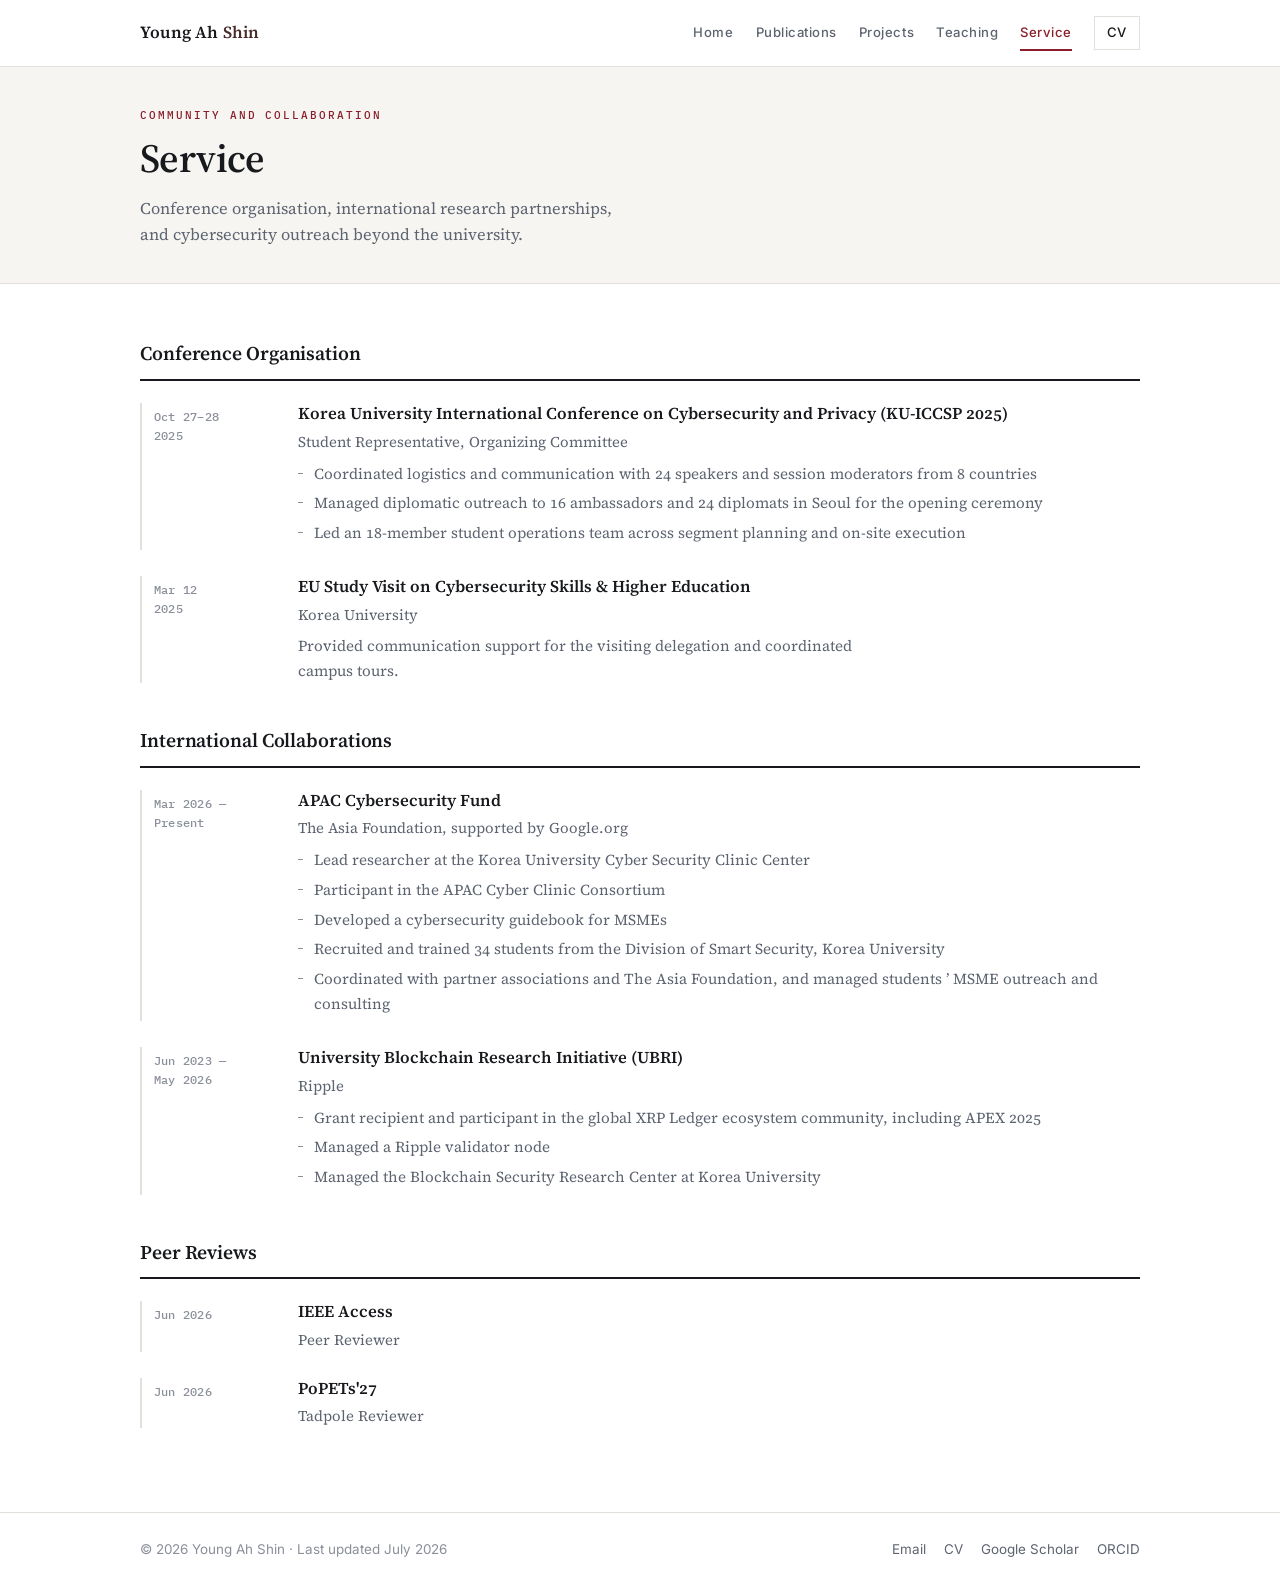
<file: service.html>
<!DOCTYPE html>
<html lang="en">
<head>
<meta charset="UTF-8">
<meta name="viewport" content="width=device-width, initial-scale=1.0">
<title>Service | Young Ah Shin</title>
<meta name="description" content="Conference organization, international research collaboration, and community outreach by Young Ah Shin.">
<link rel="preconnect" href="https://fonts.googleapis.com">
<link rel="preconnect" href="https://fonts.gstatic.com" crossorigin>
<link href="https://fonts.googleapis.com/css2?family=IBM+Plex+Mono:wght@400;500&family=Inter:wght@400;500;600&family=Source+Serif+4:ital,opsz,wght@0,8..60,400;0,8..60,600;1,8..60,400&display=swap" rel="stylesheet">
<link rel="stylesheet" href="styles.css">
</head>
<body>
<a class="skip" href="#main">Skip to content</a>

<header class="site-header">
  <nav class="wrap nav" aria-label="Main">
    <a class="brand" href="index.html">Young Ah <span>Shin</span></a>
    <div class="nav-links">
      <a href="index.html">Home</a>
      <!--<a href="research.html">Research</a>-->
      <a href="publications.html">Publications</a>
      <a href="projects.html">Projects</a>
      <a href="teaching.html">Teaching</a>
      <a class="active" href="service.html">Service</a>
      <a class="cv-link" href="Shin_CV_Fulbright_090826.pdf" target="_blank" rel="noopener">CV</a>
    </div>
  </nav>
</header>

<div class="banner">
  <div class="wrap">
    <p class="eyebrow">Community and Collaboration</p>
    <h1>Service</h1>
    <p class="lede">
      Conference organisation, international research partnerships, and cybersecurity outreach beyond the university.
    </p>
  </div>
</div>

<main id="main">
<div class="wrap page">

  <section class="section">
    <h2 class="section-title">Conference Organisation</h2>
    <div class="rail-list">

      <article class="rail-item">
        <div class="rail-key">Oct 27&ndash;28<br>2025</div>
        <div class="rail-body">
          <h3>Korea University International Conference on Cybersecurity and Privacy (KU-ICCSP 2025)</h3>
          <p class="meta">Student Representative, Organizing Committee</p>
          <ul>
            <li>Coordinated logistics and communication with 24 speakers and session moderators from 8 countries</li>
            <li>Managed diplomatic outreach to 16 ambassadors and 24 diplomats in Seoul for the opening ceremony</li>
            <li>Led an 18-member student operations team across segment planning and on-site execution</li>
          </ul>
        </div>
      </article>

      <article class="rail-item">
        <div class="rail-key">Mar 12<br>2025</div>
        <div class="rail-body">
          <h3>EU Study Visit on Cybersecurity Skills &amp; Higher Education</h3>
          <p class="meta">Korea University</p>
          <p class="note">Provided communication support for the visiting delegation and coordinated campus tours.</p>
        </div>
      </article>

    </div>
  </section>

  <section class="section">
    <h2 class="section-title">International Collaborations</h2>
    <div class="rail-list">

      <article class="rail-item">
        <div class="rail-key">Mar 2026 —<br>Present</div>
        <div class="rail-body">
          <h3>APAC Cybersecurity Fund</h3>
          <p class="meta">The Asia Foundation, supported by Google.org</p>
          <ul>
            <li>Lead researcher at the Korea University Cyber Security Clinic Center</li>
            <li>Participant in the APAC Cyber Clinic Consortium</li>
            <li>Developed a cybersecurity guidebook for MSMEs</li>
            <li>Recruited and trained 34 students from the Division of Smart Security, Korea University</li>
            <li>Coordinated with partner associations and The Asia Foundation, and managed students &rsquo; MSME outreach and consulting</li>
          </ul>
        </div>
      </article>

      <article class="rail-item">
        <div class="rail-key">Jun 2023 —<br>May 2026</div>
        <div class="rail-body">
          <h3>University Blockchain Research Initiative (UBRI)</h3>
          <p class="meta">Ripple</p>
          <ul>
            <li>Grant recipient and participant in the global XRP Ledger ecosystem community, including APEX 2025</li>
            <li>Managed a Ripple validator node</li>
            <li>Managed the Blockchain Security Research Center at Korea University</li>
          </ul>
        </div>
      </article>

    </div>
  </section>


  <section class="section">
    <h2 class="section-title">Peer Reviews</h2>
    <div class="rail-list">

      <article class="rail-item">
        <div class="rail-key">Jun 2026</div>
        <div class="rail-body">
          <h3>IEEE Access </h3>
          <p class="meta">Peer Reviewer</p>
        </div>
      </article>

      <article class="rail-item">
        <div class="rail-key">Jun 2026</div>
        <div class="rail-body">
          <h3>PoPETs'27 </h3>
          <p class="meta">Tadpole Reviewer</p>
        </div>
      </article>

    </div>
  </section>


  <!--
  <section class="section">
    <h2 class="section-title">Outreach</h2>
    <p>
      Through the Korea University Cyber Security Clinic Center I work with micro, small,
      and medium-sized enterprises that have no security staff of their own. The clinic
      pairs trained students with local businesses to run assessments and deliver practical
      remediation advice, which gives students real casework and gives firms help they would
      not otherwise be able to buy.
    </p>
    <div class="callout">
      <p>
        I am open to collaboration on applied cryptography, privacy-enhancing technologies,
        and blockchain security. Please write to
        <a href="mailto:yashin95@korea.ac.kr">yashin95@korea.ac.kr</a>.
      </p>
    </div>
  </section>
  -->

</div>
</main>

<footer>
  <div class="wrap footer-row">
    <span>© 2026 Young Ah Shin · Last updated July 2026</span>
    <div class="footer-links">
      <a href="mailto:yashin95@korea.ac.kr">Email</a>
      <a href="Shin_CV_Fulbright_090826.pdf" target="_blank" rel="noopener">CV</a>
      <a href="https://scholar.google.com/citations?user=QF94qp0AAAAJ&hl=en" target="_blank" rel="noopener">Google Scholar</a>
      <a href="https://orcid.org/0000-0001-7969-7143" target="_blank" rel="noopener">ORCID</a>
    </div>
  </div>
</footer>
</body>
</html>
</file>
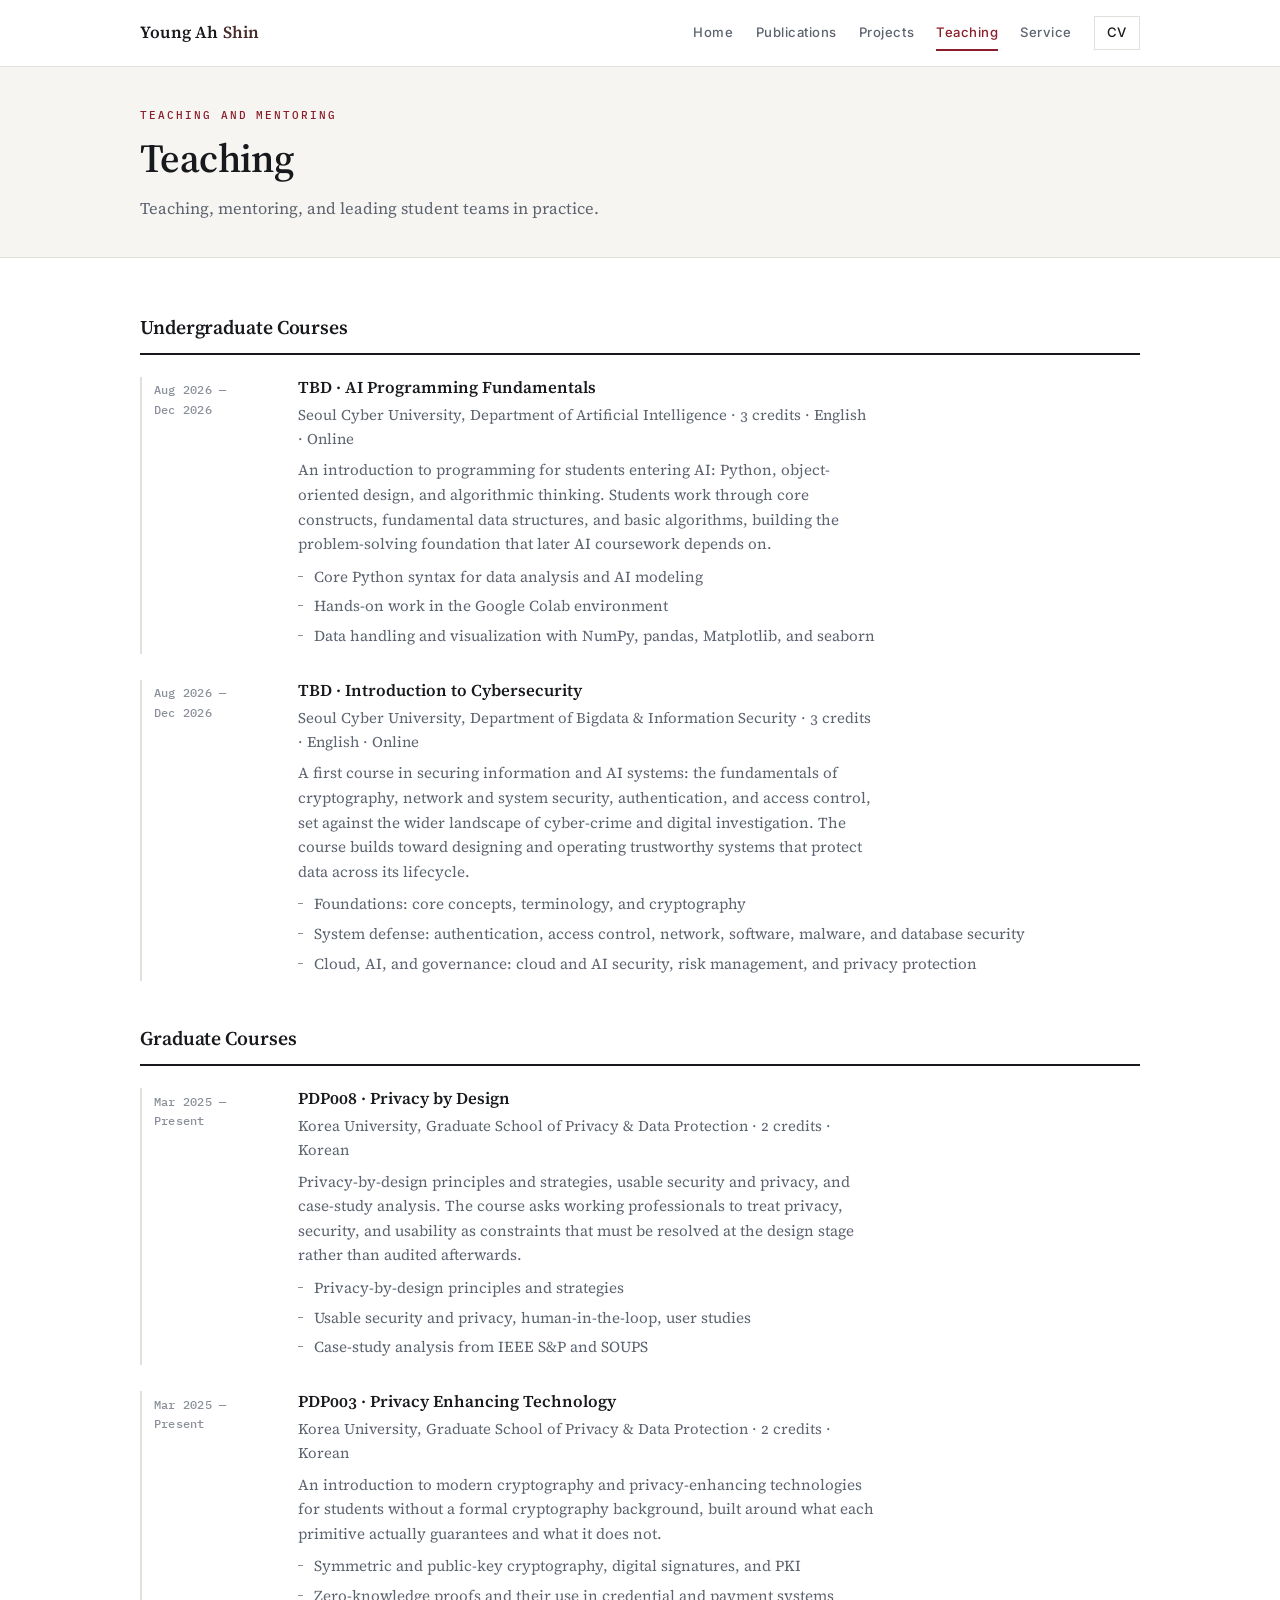
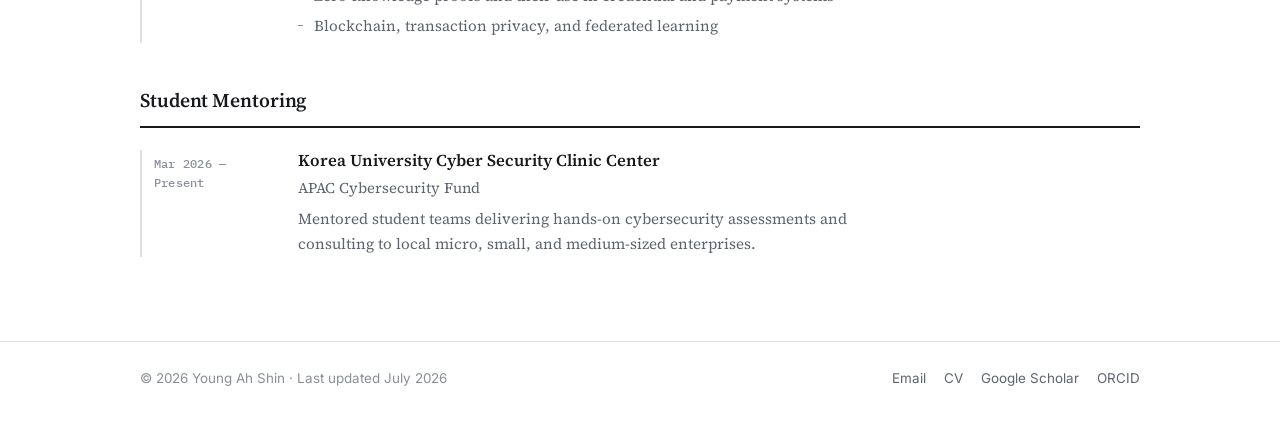
<file: teaching.html>
<!DOCTYPE html>
<html lang="en">
<head>
<meta charset="UTF-8">
<meta name="viewport" content="width=device-width, initial-scale=1.0">
<title>Teaching | Young Ah Shin</title>
<meta name="description" content="Undergraduate and graduate courses taught by Young Ah Shin, and student mentoring.">
<link rel="preconnect" href="https://fonts.googleapis.com">
<link rel="preconnect" href="https://fonts.gstatic.com" crossorigin>
<link href="https://fonts.googleapis.com/css2?family=IBM+Plex+Mono:wght@400;500&family=Inter:wght@400;500;600&family=Source+Serif+4:ital,opsz,wght@0,8..60,400;0,8..60,600;1,8..60,400&display=swap" rel="stylesheet">
<link rel="stylesheet" href="styles.css">
</head>
<body>
<a class="skip" href="#main">Skip to content</a>

<header class="site-header">
  <nav class="wrap nav" aria-label="Main">
    <a class="brand" href="index.html">Young Ah <span>Shin</span></a>
    <div class="nav-links">
      <a href="index.html">Home</a>
      <!--<a href="research.html">Research</a>-->
      <a href="publications.html">Publications</a>
      <a href="projects.html">Projects</a>
      <a class="active" href="teaching.html">Teaching</a>
      <a href="service.html">Service</a>
      <a class="cv-link" href="Shin_CV_Fulbright_090826.pdf" target="_blank" rel="noopener">CV</a>
    </div>
  </nav>
</header>

<div class="banner">
  <div class="wrap">
    <p class="eyebrow">Teaching and mentoring</p>
    <h1>Teaching</h1>
    <p class="lede">
      Teaching, mentoring, and leading student teams in practice.
    </p>
  </div>
</div>

<main id="main">
<div class="wrap page">

  <section class="section">
    <h2 class="section-title">Undergraduate Courses</h2>
    <div class="rail-list">

      <article class="rail-item">
        <div class="rail-key">Aug 2026 —<br>Dec 2026</div>
        <div class="rail-body">
          <h3>TBD · AI Programming Fundamentals</h3>
          <p class="meta">Seoul Cyber University, Department of Artificial Intelligence · 3 credits · English · Online</p>
          <p class="note">
            An introduction to programming for students entering AI: Python, object-oriented design, and algorithmic thinking. Students work through core constructs, fundamental data structures, and basic algorithms, building the problem-solving foundation that later AI coursework depends on.
          </p>
          <ul>
            <li>Core Python syntax for data analysis and AI modeling</li>
            <li>Hands-on work in the Google Colab environment</li>
            <li>Data handling and visualization with NumPy, pandas, Matplotlib, and seaborn</li>
          </ul>
        </div>
      </article>

      <article class="rail-item">
        <div class="rail-key">Aug 2026 —<br>Dec 2026</div>
        <div class="rail-body">
          <h3>TBD · Introduction to Cybersecurity</h3>
          <p class="meta">Seoul Cyber University, Department of Bigdata &amp; Information Security · 3 credits · English · Online</p>
          <p class="note">
            A first course in securing information and AI systems: the fundamentals of cryptography, network and system security, authentication, and access control, set against the wider landscape of cyber-crime and digital investigation. The course builds toward designing and operating trustworthy systems that protect data across its lifecycle.
          </p>
          <ul>
            <li>Foundations: core concepts, terminology, and cryptography</li>
            <li>System defense: authentication, access control, network, software, malware, and database security</li>
            <li>Cloud, AI, and governance: cloud and AI security, risk management, and privacy protection</li>
          </ul>
        </div>
      </article>

    </div>
  </section>

  <section class="section">
    <h2 class="section-title">Graduate Courses</h2>
    <div class="rail-list">

      <article class="rail-item">
        <div class="rail-key">Mar 2025 —<br>Present</div>
        <div class="rail-body">
          <h3>PDP008 · Privacy by Design</h3>
          <p class="meta">Korea University, Graduate School of Privacy &amp; Data Protection · 2 credits · Korean</p>
          <p class="note">
            Privacy-by-design principles and strategies, usable security and privacy, and
            case-study analysis. The course asks working professionals to treat privacy,
            security, and usability as constraints that must be resolved at the design
            stage rather than audited afterwards.
          </p>
          <ul>
            <li>Privacy-by-design principles and strategies</li>
            <li>Usable security and privacy, human-in-the-loop, user studies</li>
            <li>Case-study analysis from IEEE S&amp;P and SOUPS</li>
          </ul>
        </div>
      </article>

      <article class="rail-item">
        <div class="rail-key">Mar 2025 —<br>Present</div>
        <div class="rail-body">
          <h3>PDP003 · Privacy Enhancing Technology</h3>
          <p class="meta">Korea University, Graduate School of Privacy &amp; Data Protection · 2 credits · Korean</p>
          <p class="note">
            An introduction to modern cryptography and privacy-enhancing technologies for
            students without a formal cryptography background, built around what each
            primitive actually guarantees and what it does not.
          </p>
          <ul>
            <li>Symmetric and public-key cryptography, digital signatures, and PKI</li>
            <li>Zero-knowledge proofs and their use in credential and payment systems</li>
            <li>Blockchain, transaction privacy, and federated learning</li>
          </ul>
        </div>
      </article>

    </div>
  </section>

  <section class="section">
    <h2 class="section-title">Student Mentoring</h2>
    <div class="rail-list">
      <article class="rail-item">
        <div class="rail-key">Mar 2026 —<br>Present</div>
        <div class="rail-body">
          <h3>Korea University Cyber Security Clinic Center</h3>
          <p class="meta">APAC Cybersecurity Fund</p>
          <p class="note">
            Mentored student teams delivering hands-on cybersecurity assessments and
            consulting to local micro, small, and medium-sized enterprises.
          </p>
        </div>
      </article>
    </div>
  </section>

</div>
</main>

<footer>
  <div class="wrap footer-row">
    <span>© 2026 Young Ah Shin · Last updated July 2026</span>
    <div class="footer-links">
      <a href="mailto:yashin95@korea.ac.kr">Email</a>
      <a href="Shin_CV_Fulbright_090826.pdf" target="_blank" rel="noopener">CV</a>
      <a href="https://scholar.google.com/citations?user=QF94qp0AAAAJ&hl=en" target="_blank" rel="noopener">Google Scholar</a>
      <a href="https://orcid.org/0000-0001-7969-7143" target="_blank" rel="noopener">ORCID</a>
    </div>
  </div>
</footer>
</body>
</html>
</file>
<file: styles.css>
/* ==========================================================================
   Young Ah Shin — academic homepage
   Type:  Source Serif 4 (prose)  ·  Inter (navigation, labels)  ·  IBM Plex Mono (dates, IDs)
   ========================================================================== */

:root {
  --ink:      #17191d;
  --slate:    #5d6470;
  --faint:    #8a8f99;
  --crimson:  #8a1f2b;
  --crimson-2:#a83341;
  --darkbrown:#4A2C2A;
  --paper:    #ffffff;
  --wash:     #f6f5f2;
  --rule:     #e2e0da;

  --serif: "Source Serif 4", Georgia, "Times New Roman", serif;
  --sans:  "Inter", -apple-system, BlinkMacSystemFont, "Segoe UI", Arial, sans-serif;
  --mono:  "IBM Plex Mono", ui-monospace, "SFMono-Regular", Consolas, monospace;

  --wrap: 1000px;
  --rail: 132px;
}

* { box-sizing: border-box; }
html { scroll-behavior: smooth; -webkit-text-size-adjust: 100%; }

body {
  margin: 0;
  background: var(--paper);
  color: var(--ink);
  font-family: var(--serif);
  font-size: 17px;
  line-height: 1.62;
  font-variant-numeric: oldstyle-nums;
}

a { color: var(--crimson); text-decoration-thickness: 1px; text-underline-offset: 2px; }
a:hover { color: var(--crimson-2); }
img { max-width: 100%; display: block; }

:focus-visible {
  outline: 2px solid var(--crimson);
  outline-offset: 3px;
}

.wrap { width: min(calc(100% - 44px), var(--wrap)); margin-inline: auto; }

.skip {
  position: absolute; left: -9999px;
  background: var(--ink); color: #fff; padding: 10px 16px; z-index: 99;
}
.skip:focus { left: 12px; top: 12px; }

/* ---------- Header ------------------------------------------------------ */

.site-header {
  position: sticky; top: 0; z-index: 40;
  background: rgba(255,255,255,.94);
  backdrop-filter: saturate(180%) blur(8px);
  border-bottom: 1px solid var(--rule);
}
.nav {
  display: flex; align-items: center; justify-content: space-between;
  gap: 24px; min-height: 66px;
}
.brand {
  font-family: var(--serif);
  font-size: 1.06rem; font-weight: 600; letter-spacing: .01em;
  color: var(--ink); text-decoration: none; white-space: nowrap;
}
.brand span { color: var(--darkbrown); }

.nav-links { display: flex; align-items: center; gap: 22px; flex-wrap: wrap; }
.nav-links a {
  position: relative;
  font-family: var(--sans);
  font-size: .82rem; font-weight: 500; letter-spacing: .04em;
  color: var(--slate); text-decoration: none;
  padding: 6px 0;
}
.nav-links a:hover { color: var(--ink); }
.nav-links a.active { color: var(--crimson); }
.nav-links a.active::after {
  content: ""; position: absolute; left: 0; right: 0; bottom: -1px;
  height: 2px; background: var(--crimson);
}
.nav-links a.cv-link {
  padding: 5px 12px;
  border: 1px solid var(--rule);
  color: var(--ink);
}
.nav-links a.cv-link:hover { border-color: var(--crimson); color: var(--crimson); }

/* ---------- Page banner ------------------------------------------------- */

.banner {
  background: var(--wash);
  border-bottom: 1px solid var(--rule);
  padding: 40px 0 36px;
}
.eyebrow {
  font-family: var(--mono);
  font-size: .68rem; font-weight: 500; letter-spacing: .18em;
  text-transform: uppercase; color: var(--crimson);
  margin: 0 0 10px;
}
.banner h1 {
  margin: 0;
  font-size: clamp(1.9rem, 4vw, 2.5rem);
  font-weight: 600; letter-spacing: -.015em; line-height: 1.15;
}
.banner .lede {
  margin: 14px 0 0; max-width: 62ch;
  color: var(--slate); font-size: 1.02rem;
}

main { display: block; }
.page { padding: 54px 0 84px; }

/* ---------- Sections ---------------------------------------------------- */

.section { padding-top: 42px; }
.section:first-child { padding-top: 0; }

.section-title {
  margin: 0 0 22px;
  padding-bottom: 9px;
  border-bottom: 2px solid var(--ink);
  font-size: 1.22rem; font-weight: 600; letter-spacing: -.005em;
}
.section-sub {
  margin: 34px 0 16px;
  font-family: var(--sans);
  font-size: .76rem; font-weight: 600; letter-spacing: .13em;
  text-transform: uppercase; color: var(--crimson);
}
.section p { margin: 0 0 15px; max-width: 74ch; }
.section p:last-child { margin-bottom: 0; }

.bullets { margin: 0; padding-left: 0; list-style: none; max-width: 78ch; }
.bullets li {
  position: relative; margin: 0 0 10px; padding-left: 20px;
}
.bullets li::before {
  content: ""; position: absolute; left: 0; top: .68em;
  width: 7px; height: 1px; background: var(--crimson);
}

/* ---------- Rail list (the shared timeline device) ---------------------- */

.rail-list { display: grid; gap: 26px; }

.rail-item {
  display: grid;
  grid-template-columns: var(--rail) minmax(0, 1fr);
  gap: 26px;
}
.rail-key {
  font-family: var(--mono);
  font-size: .74rem; font-weight: 500; letter-spacing: .02em;
  color: var(--faint);
  padding-top: .32em;
  border-left: 2px solid var(--rule);
  padding-left: 12px;
}
.rail-item:hover .rail-key { border-left-color: var(--crimson); color: var(--slate); }

.rail-body h3 {
  margin: 0 0 4px;
  font-size: 1.04rem; font-weight: 600; line-height: 1.35;
}
.rail-body p { margin: 3px 0; max-width: 72ch; }
.rail-body .org { font-size: .97rem; }
.rail-body .meta {
  color: var(--slate); font-size: .93rem;
}
.rail-body .note {
  margin-top: 7px; color: var(--slate); font-size: .95rem;
}
.rail-body ul { margin: 8px 0 0; padding-left: 0; list-style: none; }
.rail-body ul li {
  position: relative; padding-left: 16px; margin-bottom: 5px;
  color: var(--slate); font-size: .95rem;
}
.rail-body ul li::before {
  content: ""; position: absolute; left: 0; top: .72em;
  width: 5px; height: 1px; background: var(--faint);
}

/* Compact variant for patents / software / grants */
.rail-list.tight { gap: 15px; }
.rail-list.tight .rail-body h3 { font-size: .99rem; font-weight: 500; }

/* ---------- Publications ------------------------------------------------ */

.pub-list { margin: 0; padding: 0; list-style: none; display: grid; gap: 24px; }
.pub {
  display: grid;
  grid-template-columns: var(--rail) minmax(0, 1fr);
  gap: 26px;
}
.pub-key {
  font-family: var(--mono);
  font-size: .74rem; font-weight: 500;
  color: var(--faint);
  padding-top: .32em; padding-left: 12px;
  border-left: 2px solid var(--rule);
}
.pub:hover .pub-key { border-left-color: var(--crimson); color: var(--slate); }
.pub-title {
  display: block;
  font-size: 1.04rem; font-weight: 600; line-height: 1.38;
  margin-bottom: 4px;
}
.pub-authors { display: block; font-size: .97rem; }
.pub-authors strong { font-weight: 600; }
.pub-venue { display: block; color: var(--slate); font-size: .94rem; margin-top: 2px; }
.pub-venue em { font-style: italic; }
.pub-links { margin-top: 6px; display: flex; flex-wrap: wrap; gap: 14px; }
.pub-links a {
  font-family: var(--mono); font-size: .72rem; letter-spacing: .06em;
  text-transform: uppercase; text-decoration: none;
  border-bottom: 1px solid var(--rule); padding-bottom: 1px;
}
.pub-links a:hover { border-bottom-color: var(--crimson); }

.tag {
  display: inline-block; vertical-align: 2px;
  margin-left: 8px; padding: 2px 8px;
  font-family: var(--mono); font-size: .64rem; font-weight: 500;
  letter-spacing: .1em; text-transform: uppercase;
  border: 1px solid var(--rule); color: var(--slate);
  white-space: nowrap;
}
.tag.review { border-color: var(--crimson); color: var(--crimson); }
.tag.progress { border-style: dashed; }

/* ---------- Home -------------------------------------------------------- */

.home-grid {
  display: grid;
  grid-template-columns: 268px minmax(0, 1fr);
  gap: 56px;
  align-items: start;
}
.side { position: sticky; top: 96px; }

.portrait {
  width: 100%; aspect-ratio: 4 / 5;
  display: grid; place-items: center; overflow: hidden;
  background: var(--wash);
  border: 1px solid var(--rule);
  color: #b3a7a2;
  font-family: var(--serif); font-size: 3rem; font-weight: 600; letter-spacing: .04em;
}
.portrait img { width: 100%; height: 100%; object-fit: cover; }

.side-block { margin-top: 22px; }
.side-label {
  font-family: var(--mono);
  font-size: .64rem; letter-spacing: .16em; text-transform: uppercase;
  color: var(--faint); margin: 0 0 8px;
}
.side-block p { margin: 0 0 4px; font-size: .93rem; line-height: 1.5; color: var(--slate); }
.side-links { display: grid; gap: 5px; }
.side-links a {
  font-family: var(--sans); font-size: .88rem; text-decoration: none;
  border-bottom: 1px solid transparent; width: fit-content;
}
.side-links a:hover { border-bottom-color: var(--crimson); }

.intro h1 {
  margin: 0 0 6px;
  font-size: clamp(2.2rem, 5vw, 3rem);
  font-weight: 600; letter-spacing: -.025em; line-height: 1.08;
}
.intro .role {
  margin: 0 0 22px;
  font-family: var(--sans);
  font-size: .92rem; font-weight: 500; letter-spacing: .02em;
  color: var(--crimson);
}
.intro p { margin: 0 0 15px; max-width: 68ch; }
.intro .lead { font-size: 1.09rem; }

/* News */
.news { margin: 0; padding: 0; list-style: none; display: grid; gap: 12px; }
.news li {
  display: grid; grid-template-columns: 92px minmax(0, 1fr); gap: 18px;
  font-size: .97rem;
}
.news time {
  font-family: var(--mono); font-size: .73rem; color: var(--faint);
  padding-top: .35em; white-space: nowrap;
}

/* Cards */
.cards { display: grid; grid-template-columns: repeat(3, minmax(0, 1fr)); gap: 1px; background: var(--rule); border: 1px solid var(--rule); }
.card { background: var(--paper); padding: 22px 20px; }
.card .num {
  font-family: var(--mono); font-size: .68rem; letter-spacing: .12em;
  color: var(--crimson); display: block; margin-bottom: 9px;
}
.card h3 { margin: 0 0 7px; font-size: 1rem; font-weight: 600; line-height: 1.35; }
.card p { margin: 0; font-size: .93rem; color: var(--slate); line-height: 1.55; }

/* Two-column plain lists (skills, languages) */
.split { display: grid; grid-template-columns: 1fr 1fr; gap: 44px; }
.plain { margin: 0; padding: 0; list-style: none; }
.plain li {
  display: flex; justify-content: space-between; gap: 16px;
  padding: 7px 0; border-bottom: 1px solid var(--rule); font-size: .96rem;
}
.plain li span { font-family: var(--mono); font-size: .76rem; color: var(--faint); padding-top: .3em; }

.callout {
  margin-top: 26px; padding: 16px 20px;
  background: var(--wash); border-left: 3px solid var(--crimson);
  font-size: .95rem; color: var(--slate);
}
.callout p { margin: 0; max-width: 74ch; }

/* ---------- Footer ------------------------------------------------------ */

footer {
  border-top: 1px solid var(--rule);
  padding: 26px 0 34px;
  color: var(--faint);
  font-family: var(--sans); font-size: .84rem;
}
.footer-row { display: flex; justify-content: space-between; gap: 20px; flex-wrap: wrap; }
.footer-links { display: flex; gap: 18px; flex-wrap: wrap; }
.footer-links a { text-decoration: none; color: var(--slate); }
.footer-links a:hover { color: var(--crimson); }

/* ---------- Responsive -------------------------------------------------- */

@media (max-width: 900px) {
  .home-grid { grid-template-columns: 1fr; gap: 32px; }
  .side { position: static; max-width: 320px; }
  .cards { grid-template-columns: 1fr; }
}

@media (max-width: 720px) {
  body { font-size: 16px; }
  .nav { flex-direction: column; align-items: flex-start; gap: 10px; padding: 12px 0; }
  .nav-links { gap: 16px; }
  .nav-links a { font-size: .78rem; }
  .rail-item, .pub { grid-template-columns: 1fr; gap: 8px; }
  .rail-key, .pub-key {
    border-left: 0; padding-left: 0; padding-top: 0;
    border-top: 2px solid var(--rule); padding-top: 7px; width: fit-content; padding-right: 20px;
  }
  .rail-item:hover .rail-key, .pub:hover .pub-key { border-top-color: var(--crimson); }
  .news li { grid-template-columns: 1fr; gap: 2px; }
  .split { grid-template-columns: 1fr; gap: 24px; }
  .page { padding: 38px 0 60px; }
}

@media (prefers-reduced-motion: reduce) {
  html { scroll-behavior: auto; }
  * { animation: none !important; transition: none !important; }
}

@media print {
  .site-header, footer, .banner { background: #fff; }
  a { color: var(--ink); }
}
</file>
